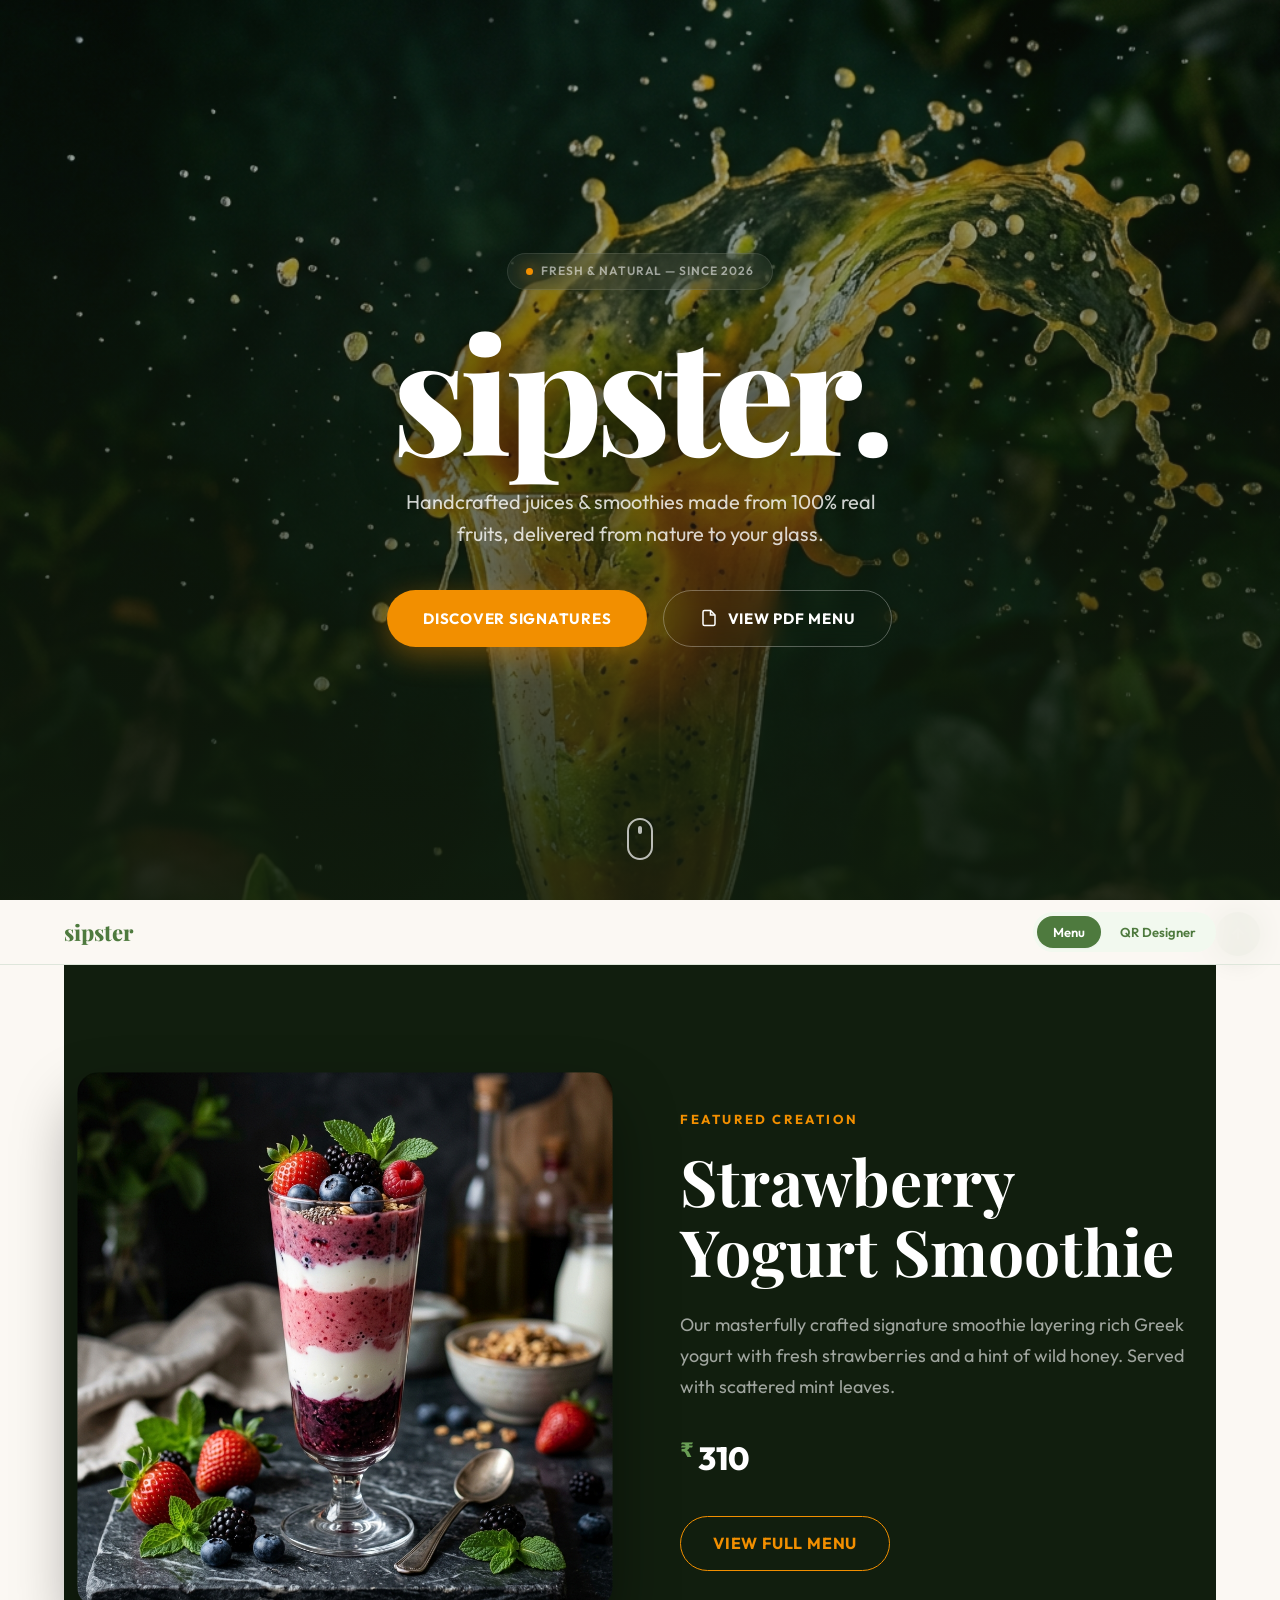
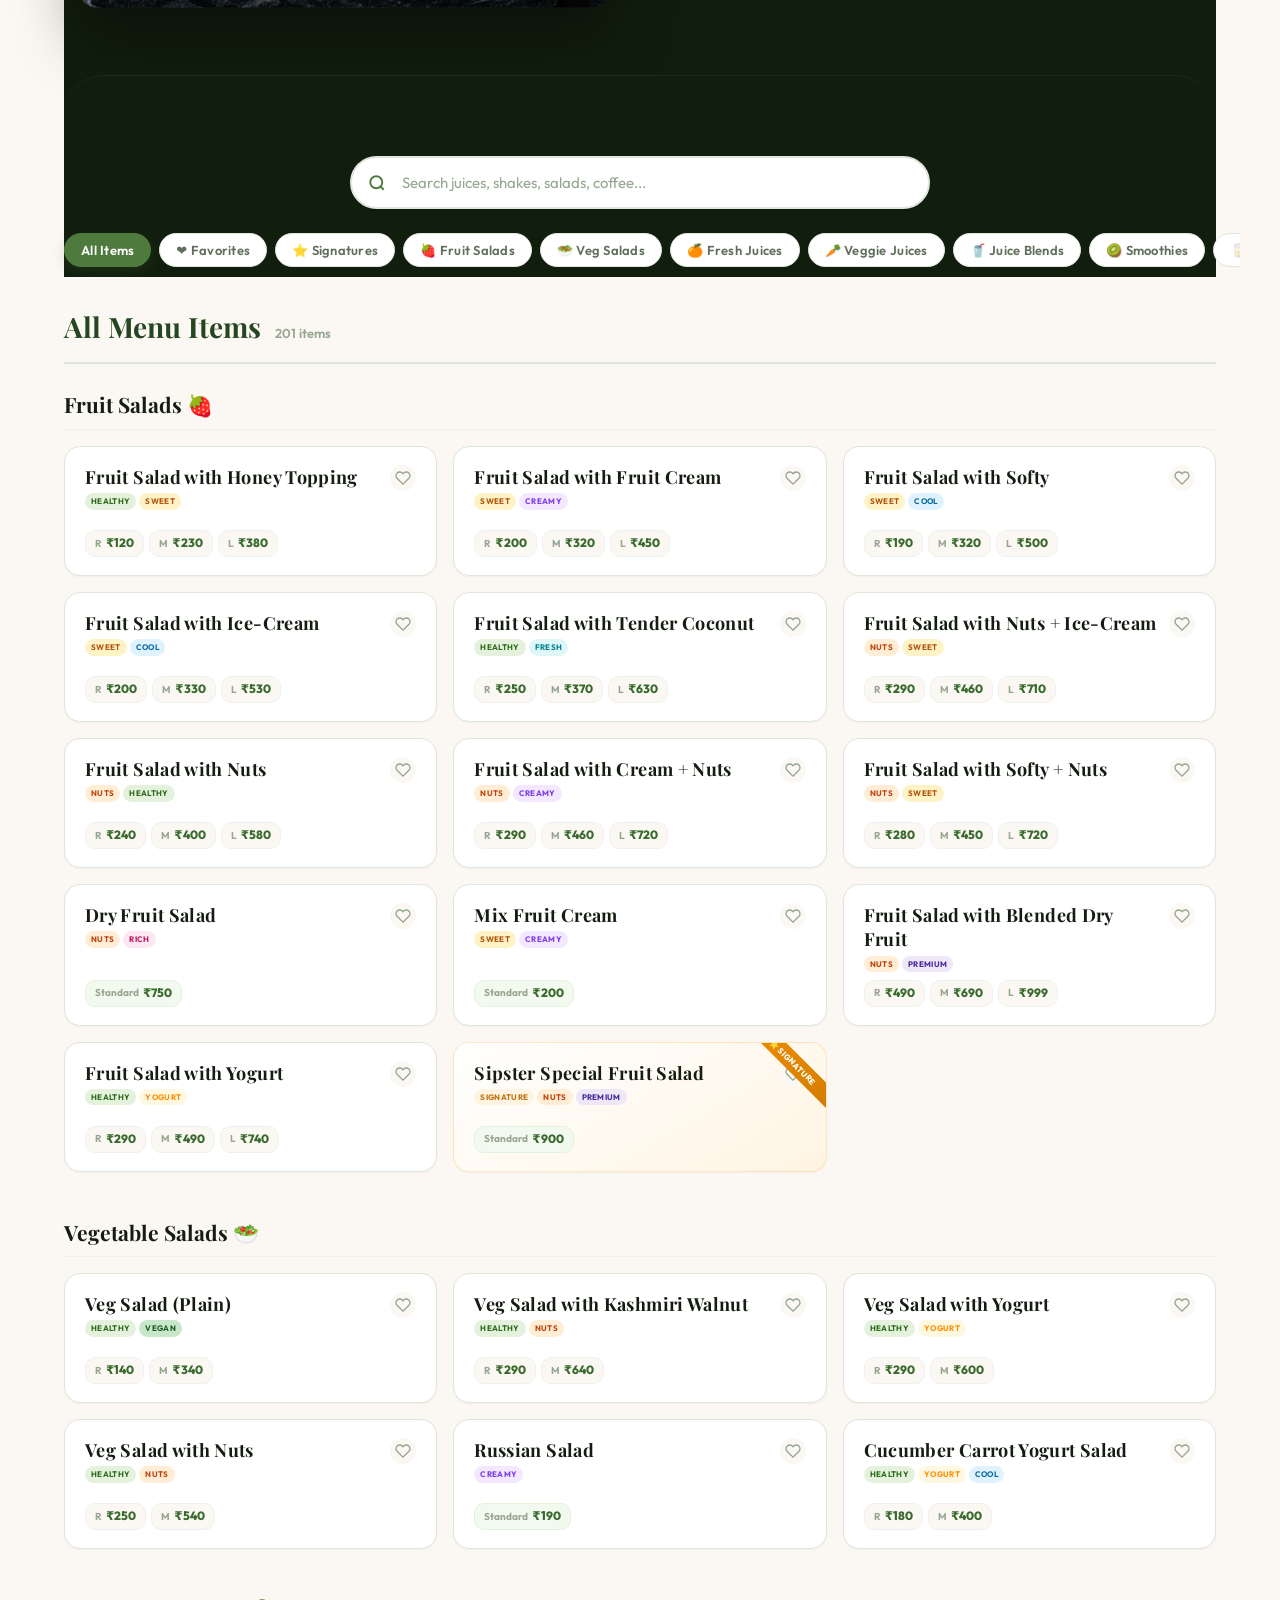
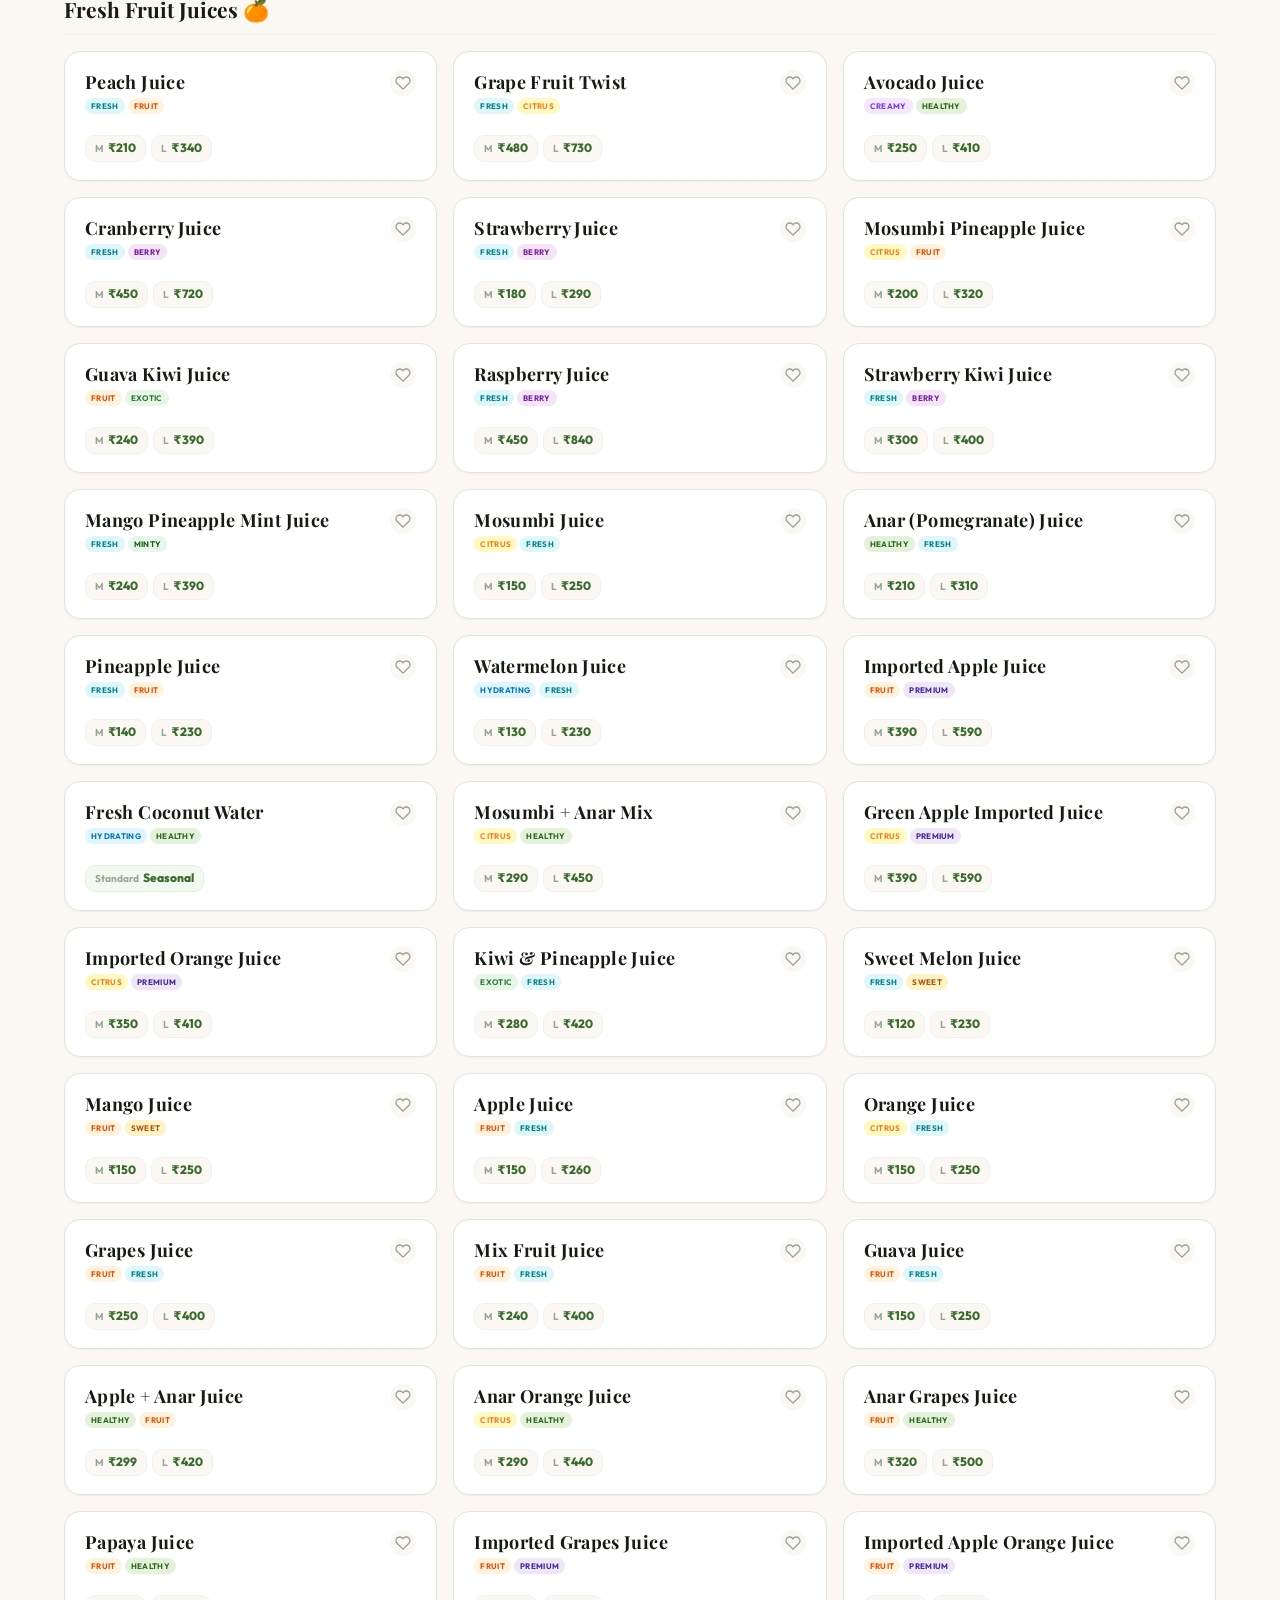
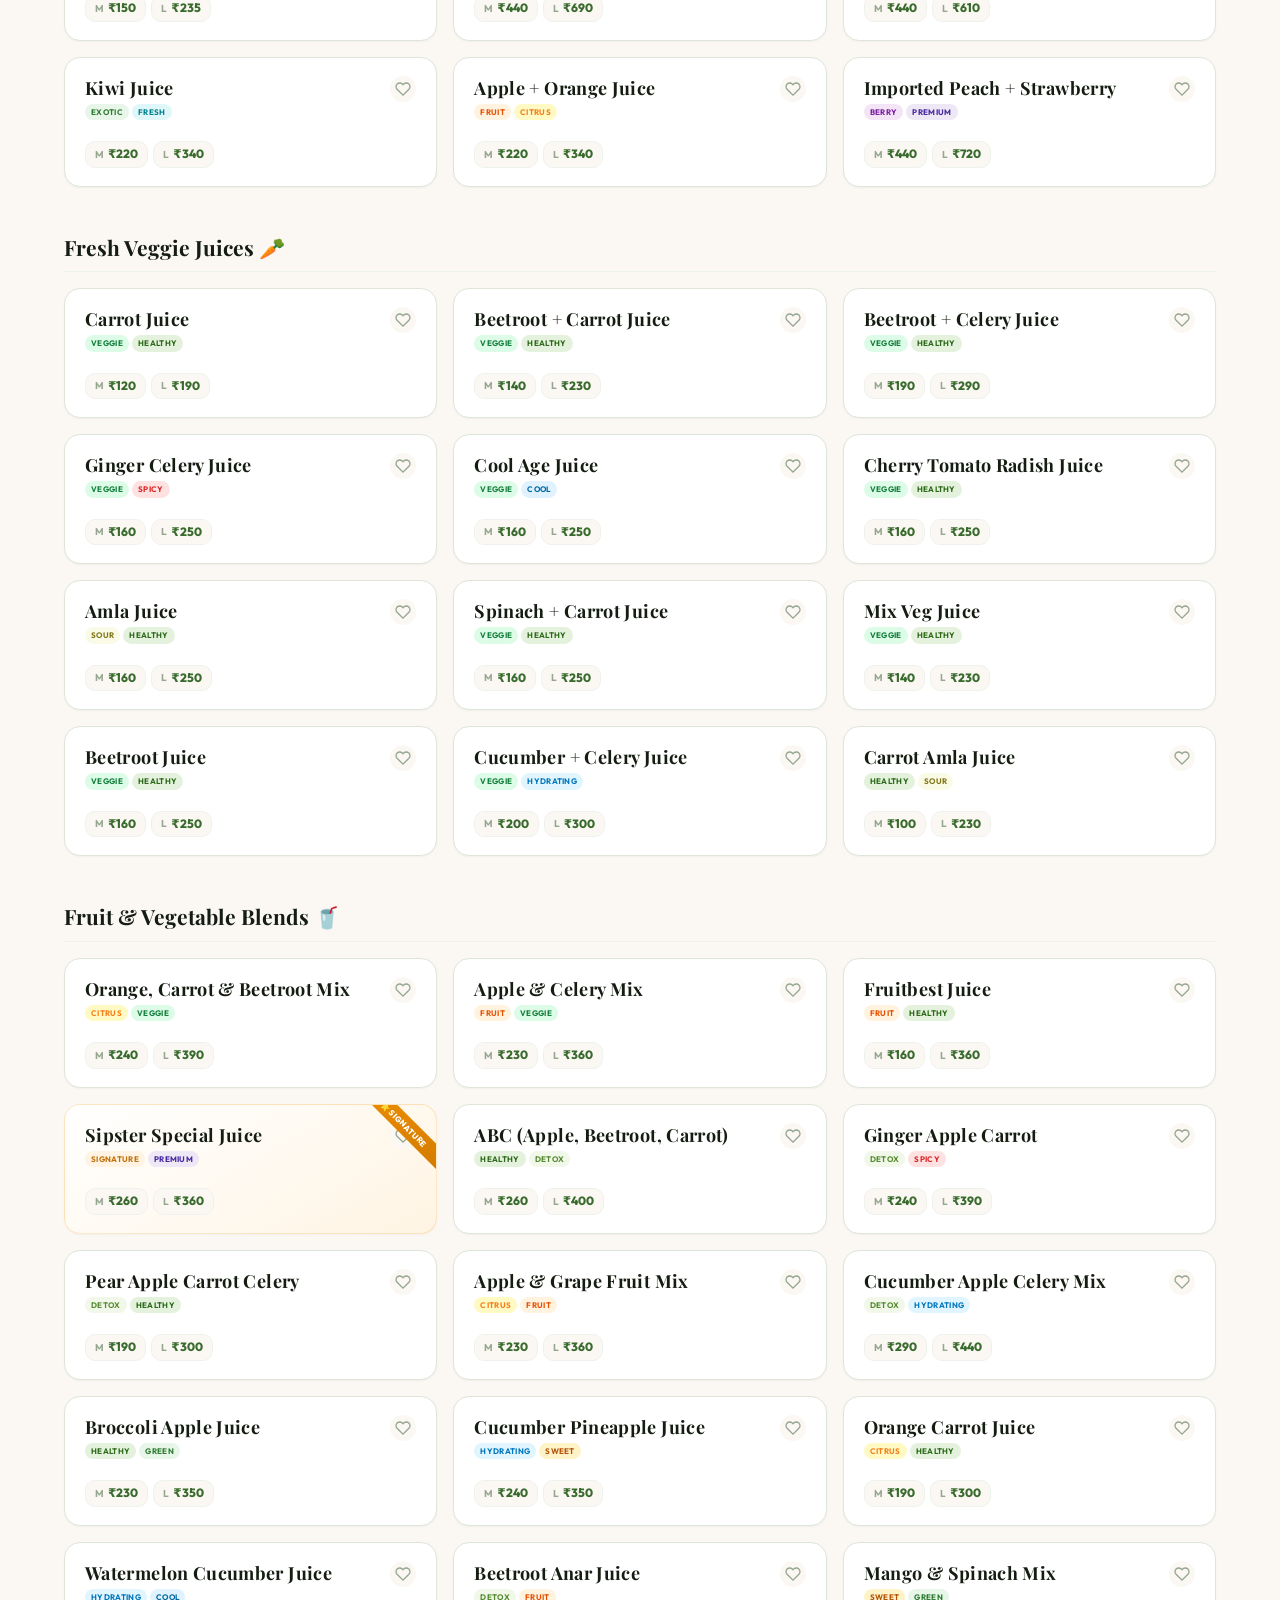
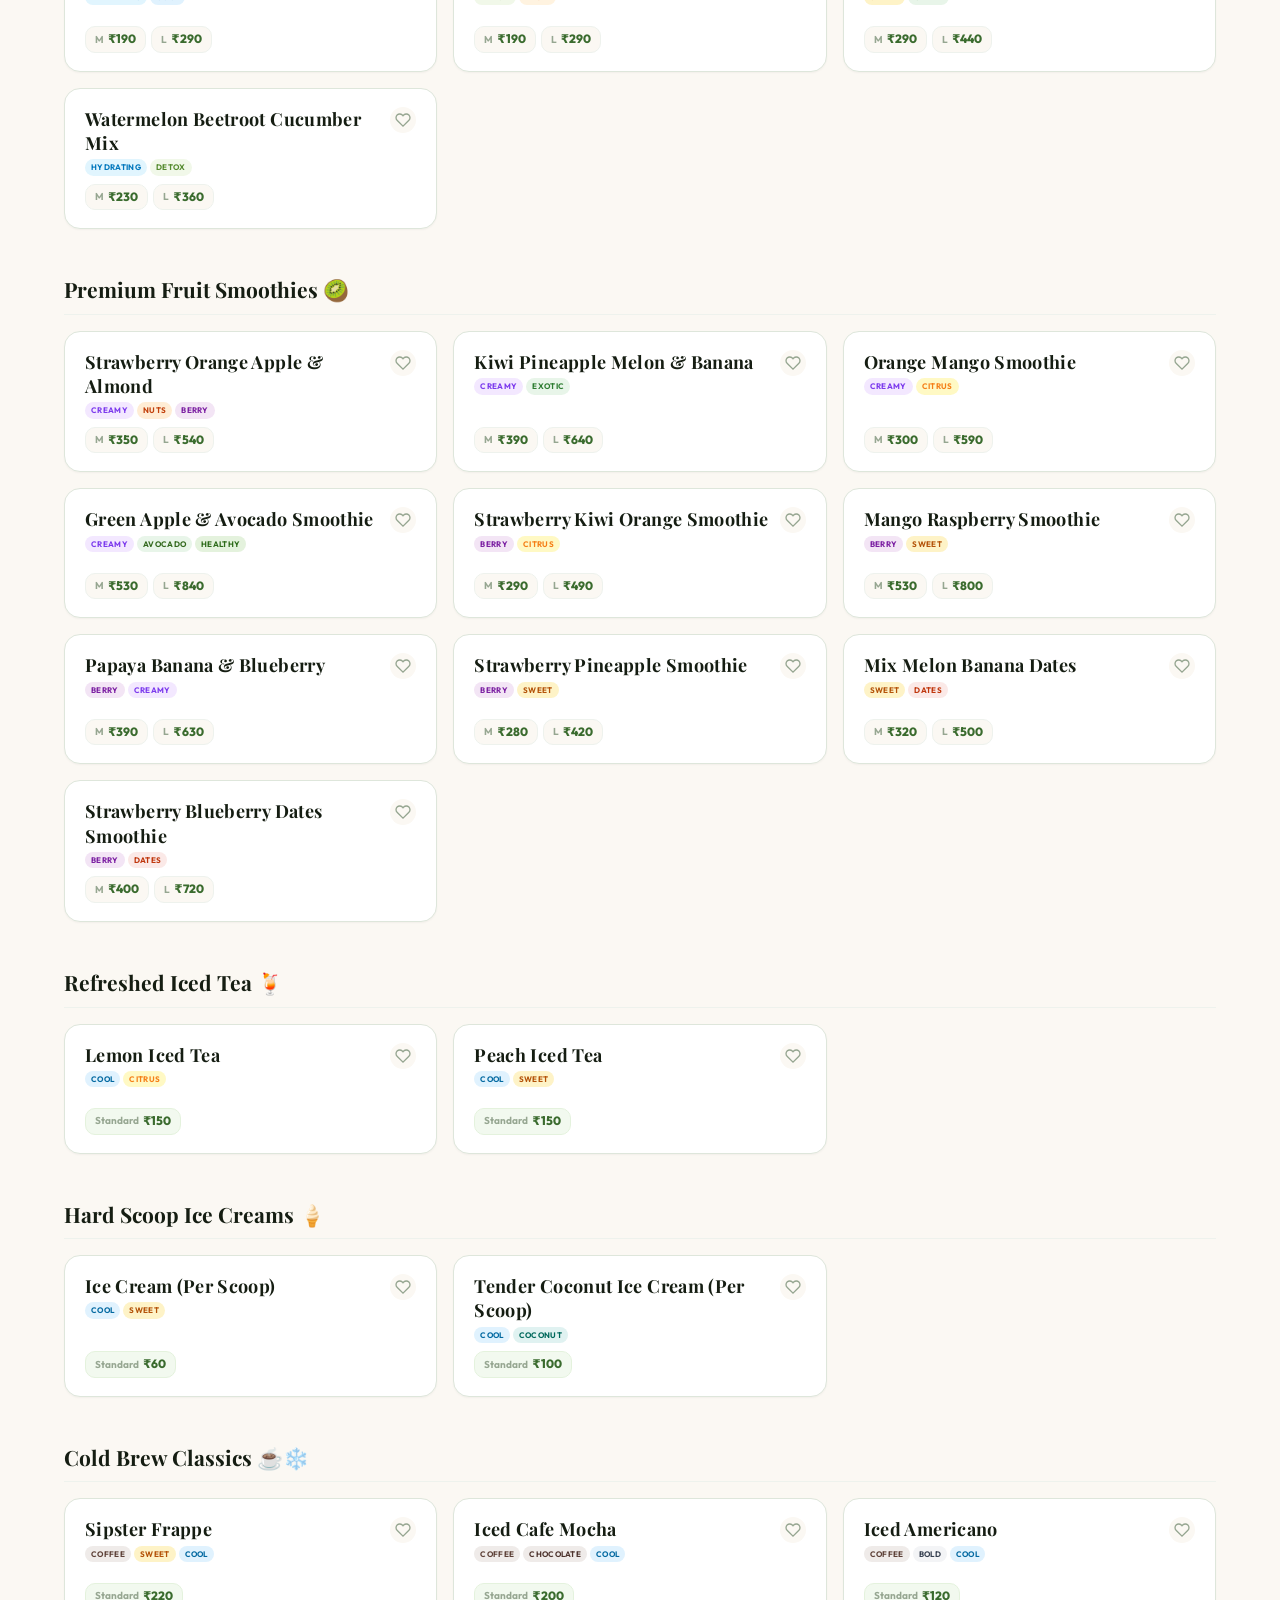
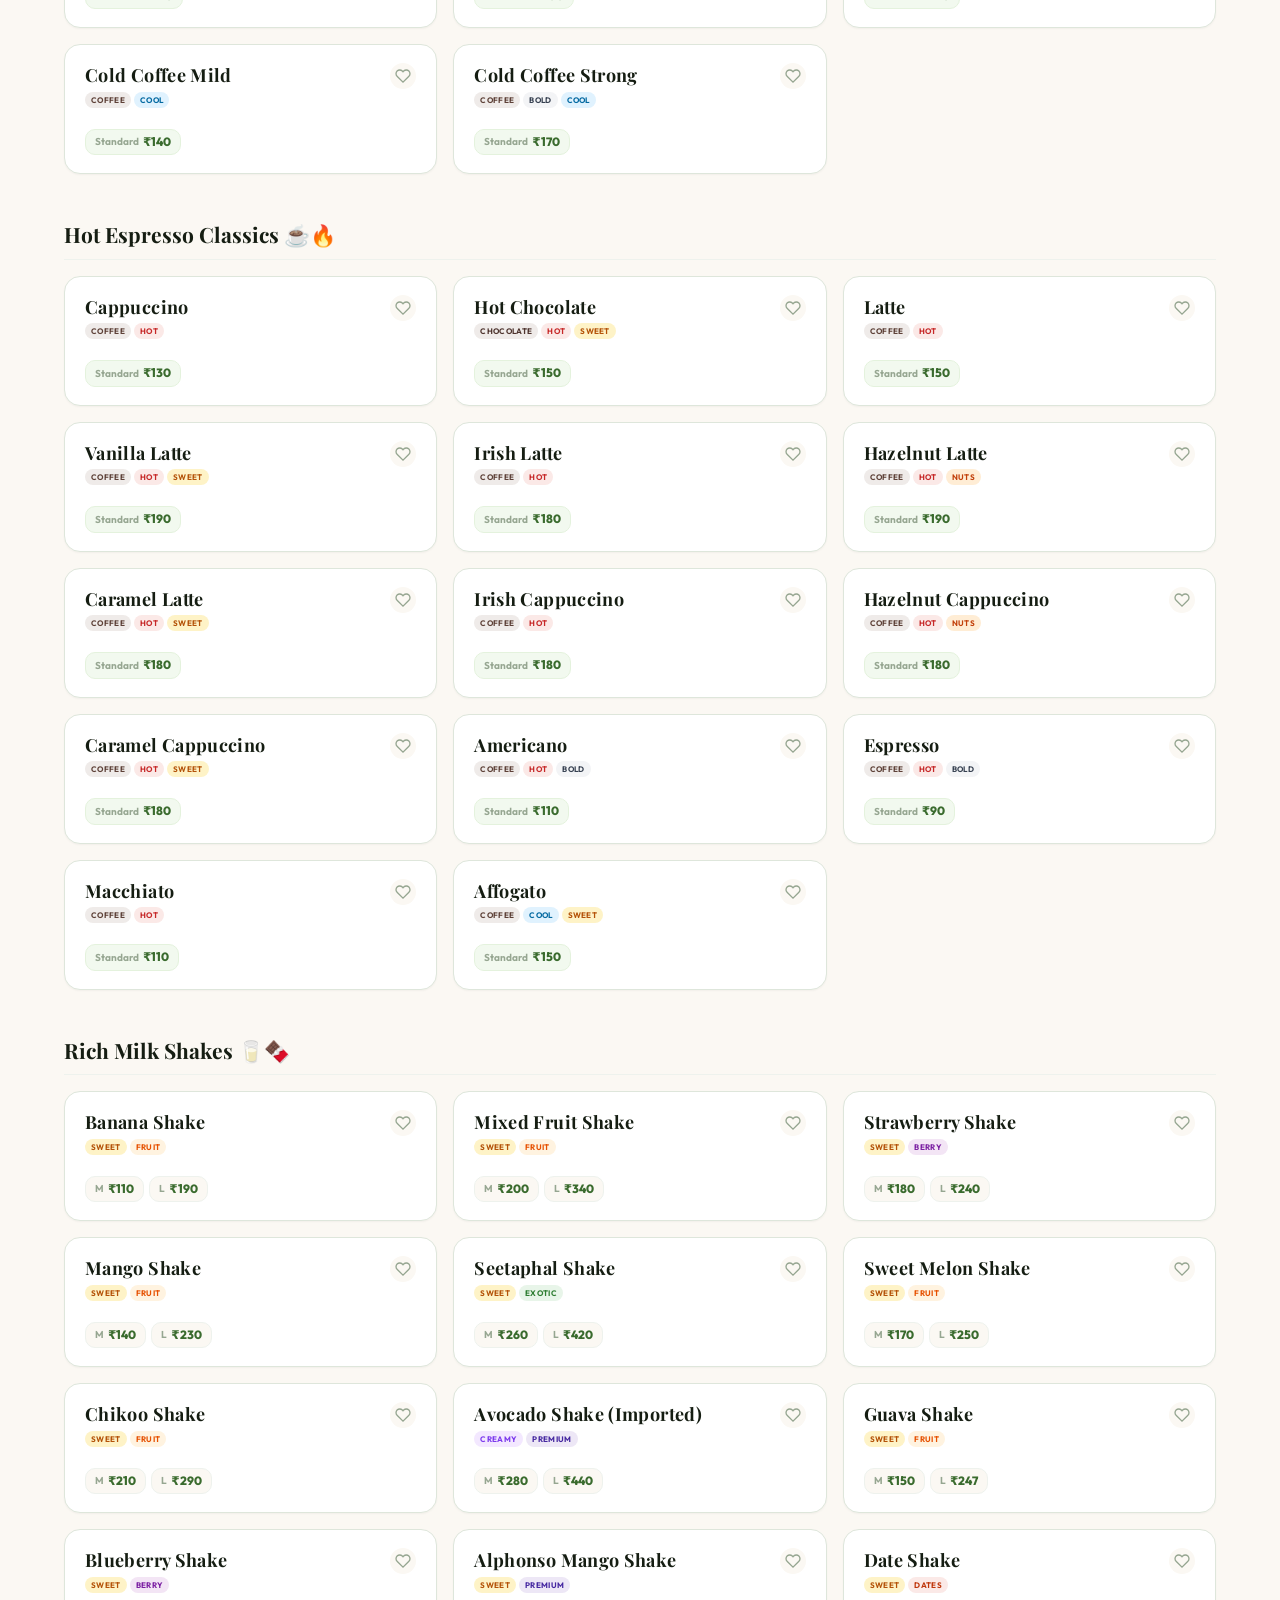
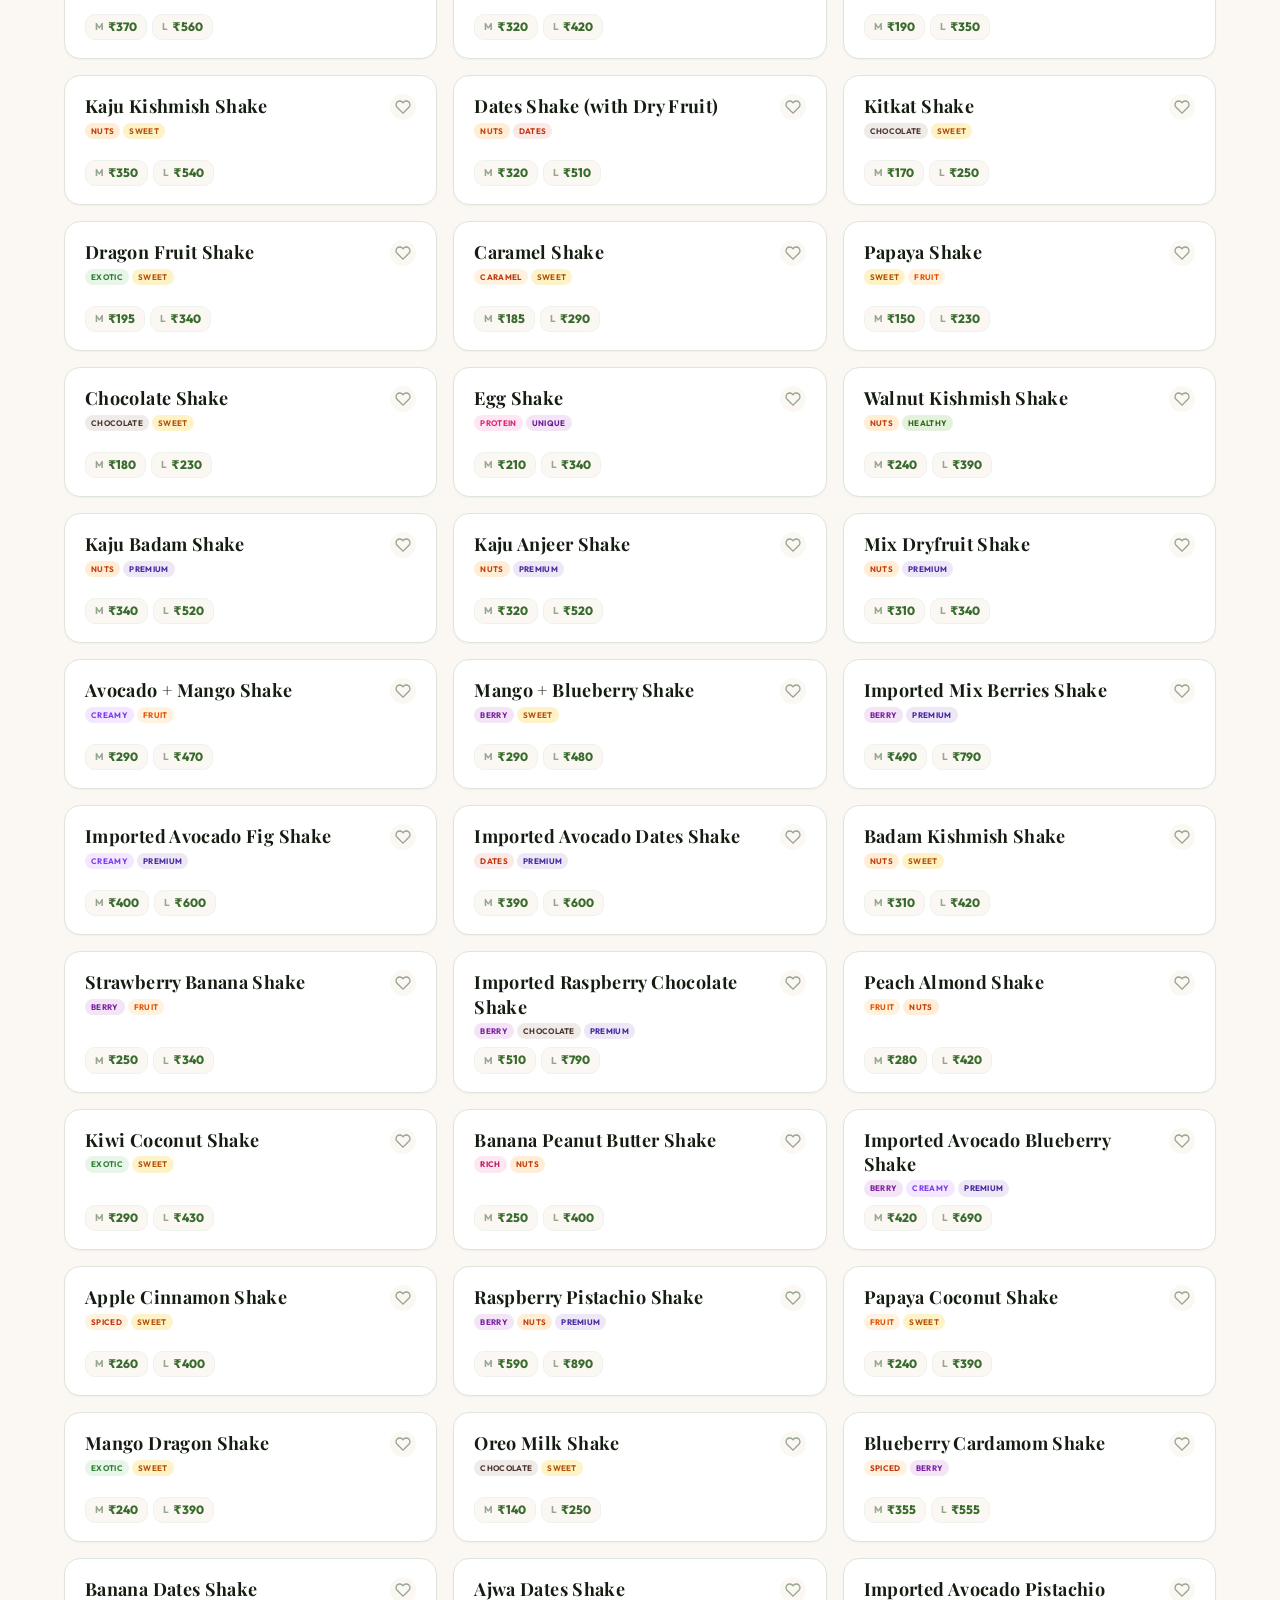
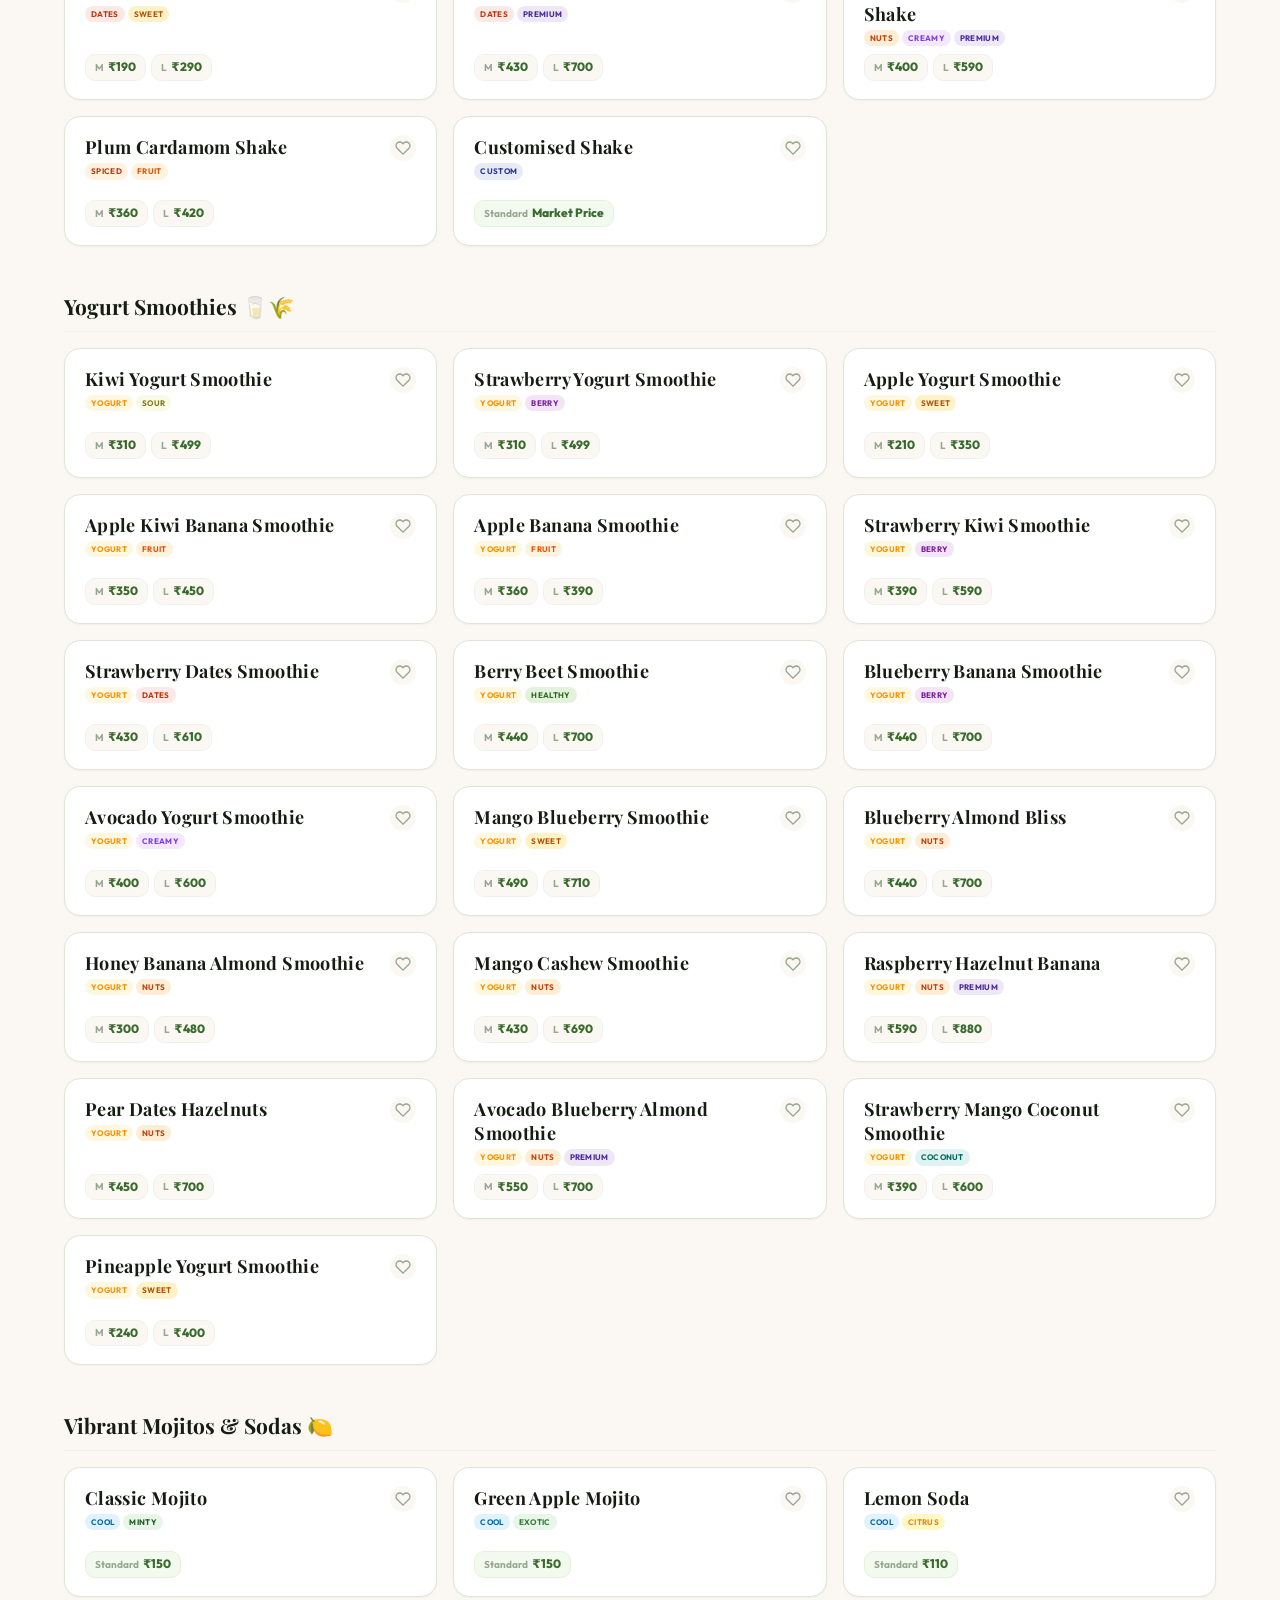
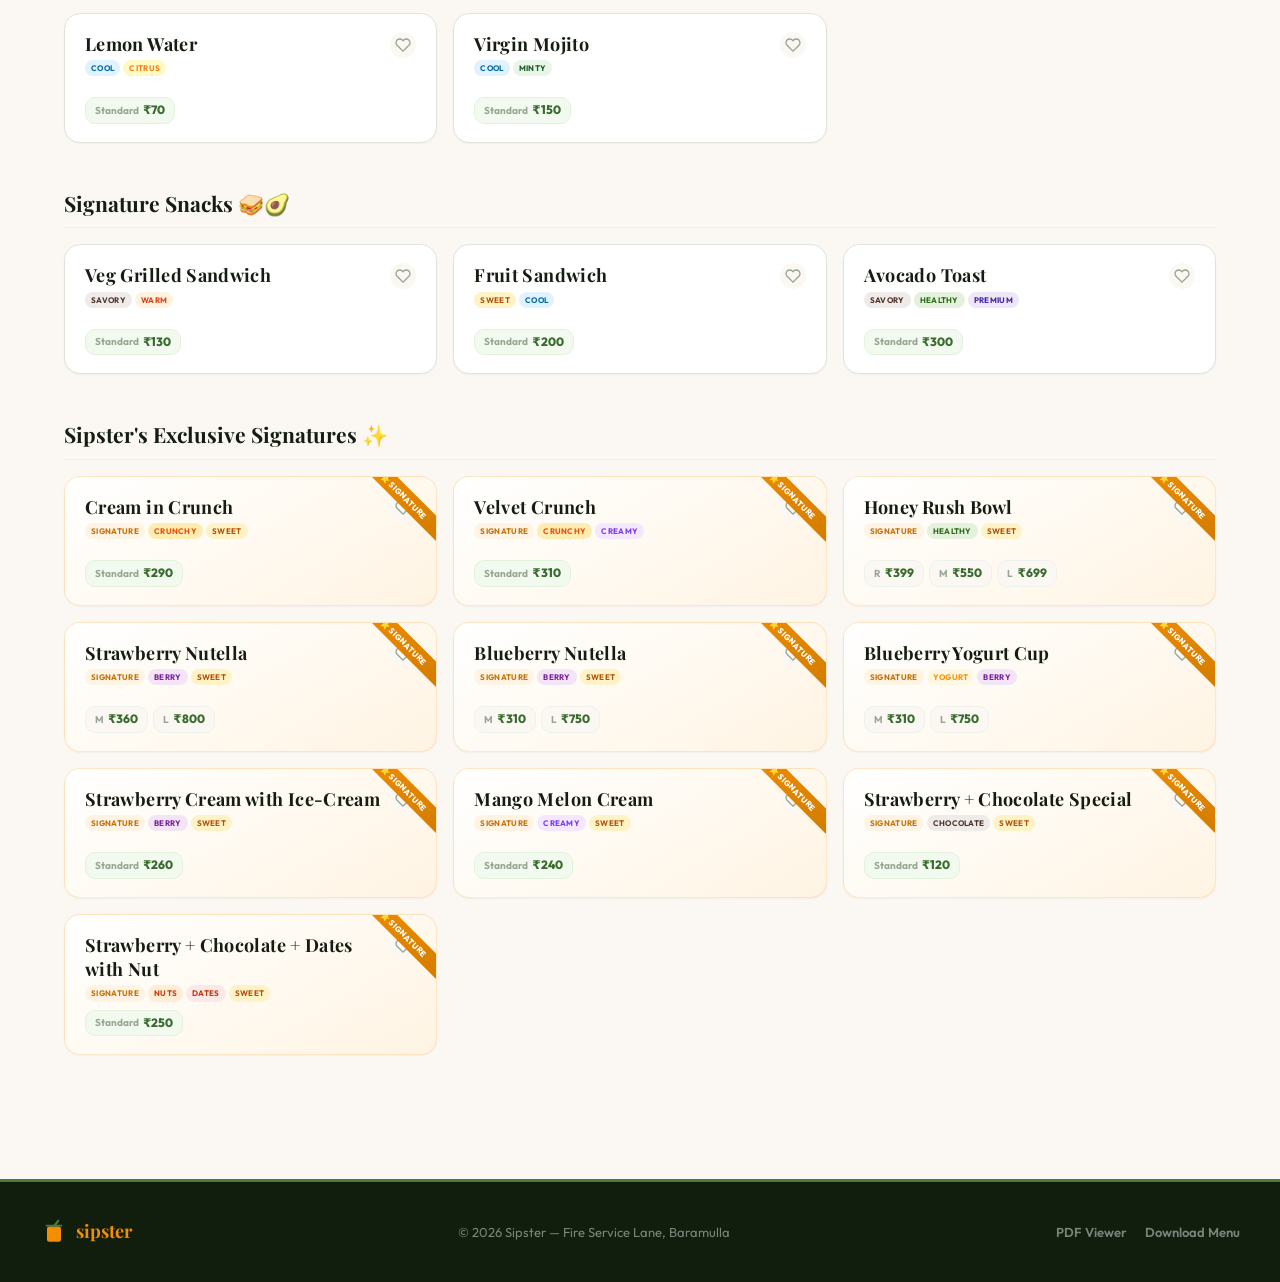
<file: index.html>
<!DOCTYPE html>
<html lang="en">

<head>
  <meta charset="UTF-8">
  <meta name="viewport" content="width=device-width, initial-scale=1.0">
  <title>Sipster — Fresh Juices, Smoothies & Salads | Baramulla</title>
  <meta name="description"
    content="Sipster's digital menu — explore 200+ fresh juices, smoothies, shakes, salads, coffee and signature creations. Fire Service Lane, Baramulla.">
  <link rel="icon" type="image/svg+xml"
    href="data:image/svg+xml,<svg xmlns='http://www.w3.org/2000/svg' viewBox='0 0 100 100'><rect x='25' y='25' width='50' height='50' rx='10' fill='%23F28F00'/><line x1='50' y1='25' x2='65' y2='10' stroke='%234E7A3E' stroke-width='8'/><rect x='20' y='21' width='60' height='6' fill='%234E7A3E'/></svg>">
  <link rel="preconnect" href="https://fonts.googleapis.com">
  <link rel="preconnect" href="https://fonts.gstatic.com" crossorigin>
  <link
    href="https://fonts.googleapis.com/css2?family=Outfit:wght@300;400;500;600;700;800;900&family=Playfair+Display:ital,wght@0,400;0,600;0,700;0,800;1,400;1,600&display=swap"
    rel="stylesheet">
  <link rel="stylesheet" href="styles.css?v=6">
  <script src="qrcode.min.js"></script>
</head>

<body>

  <!-- ===== CINEMATIC HERO SECTION ===== -->
  <section class="hero-premium" id="hero">
    <div class="hero-premium-bg" style="background-image: url('assets/hero-splash.png');">
      <div class="hero-premium-overlay"></div>
    </div>
    <div class="hero-premium-content" data-aos="fade-up">
      <div class="hero-badge premium-badge">
        <span class="badge-dot glow"></span>
        Fresh & Natural — Since 2026

      </div>
      <h1 class="hero-title-premium">sipster.</h1>
      <p class="hero-subtitle-premium">Handcrafted juices & smoothies made from 100% real fruits, delivered from nature
        to your glass.</p>

      <div class="hero-actions">
        <a href="#signature" class="btn-premium btn-premium-primary">
          Discover Signatures
        </a>
        <a href="sipster%20menu.pdf" target="_blank" class="btn-premium btn-premium-outline">
          <svg viewBox="0 0 24 24" fill="none" stroke="currentColor" stroke-width="2">
            <path d="M14 2H6a2 2 0 0 0-2 2v16a2 2 0 0 0 2 2h12a2 2 0 0 0 2-2V8z" />
            <polyline points="14 2 14 8 20 8" />
          </svg>
          View PDF Menu
        </a>
      </div>
    </div>
    <a href="#signature" class="scroll-indicator" aria-label="Scroll down">
      <div class="mouse">
        <div class="wheel"></div>
      </div>
    </a>
  </section>

  <!-- ===== STICKY HEADER ===== -->
  <header class="site-header premium-header" id="site-header">
    <div class="header-inner">
      <a href="#hero" class="header-brand">
        <div class="header-brand-text">
          <strong>sipster</strong>
        </div>
      </a>
      <nav class="header-tabs">
        <button class="htab active" id="tab-menu">Menu</button>
        <button class="htab" id="tab-qr">QR Designer</button>
      </nav>
    </div>
  </header>

  <!-- ===== MAIN ===== -->
  <main class="main premium-main" id="menu">

    <!-- VIEW: DIGITAL MENU -->
    <section id="view-menu" class="view">

      <!-- Signature Highlights -->
      <section class="signature-highlights" id="signature">
        <div class="sig-grid">
          <div class="sig-image-col" data-aos="fade-right">
            <img src="assets/featured-smoothie.png" alt="Signature Berry Smoothie" class="sig-img">
          </div>
          <div class="sig-content-col" data-aos="fade-left">
            <h4 class="sig-label">Featured Creation</h4>
            <h2 class="sig-title">Strawberry <br> Yogurt Smoothie</h2>
            <p class="sig-desc">Our masterfully crafted signature smoothie layering rich Greek yogurt with fresh strawberries and a hint of wild honey. Served with scattered mint leaves.</p>
            <div class="sig-price">
              <span class="currency">₹</span>310
            </div>
            <a href="#full-menu" class="btn-sig">View Full Menu</a>
          </div>
        </div>
      </section>

      <!-- Menu Navigation -->
      <div id="full-menu" class="menu-nav-section" data-aos="fade-up">
        <!-- Search -->
        <div class="search-wrap">
          <div class="search-bar">
            <svg class="search-bar-icon" viewBox="0 0 24 24" fill="none" stroke="currentColor" stroke-width="2.5">
              <circle cx="11" cy="11" r="8" />
              <line x1="21" y1="21" x2="16.65" y2="16.65" />
            </svg>
            <input type="text" id="search-menu" placeholder="Search juices, shakes, salads, coffee..."
              autocomplete="off">
          </div>
        </div>

        <!-- Category Pills -->
        <div class="pills-track">
          <div class="pills-scroll">
            <button class="pill active" data-cat="all">All Items</button>
            <button class="pill" data-cat="favorites">❤️ Favorites</button>
            <button class="pill" data-cat="signatures">⭐ Signatures</button>
            <button class="pill" data-cat="fruit-salads">🍓 Fruit Salads</button>
            <button class="pill" data-cat="vegetable-salads">🥗 Veg Salads</button>
            <button class="pill" data-cat="fresh-juices">🍊 Fresh Juices</button>
            <button class="pill" data-cat="vegetable-juices">🥕 Veggie Juices</button>
            <button class="pill" data-cat="mixed-juices">🥤 Juice Blends</button>
            <button class="pill" data-cat="smoothies">🥝 Smoothies</button>
            <button class="pill" data-cat="yogurt-smoothies">🥛 Yogurt Smoothies</button>
            <button class="pill" data-cat="shakes">🍫 Shakes</button>
            <button class="pill" data-cat="iced-teas">🍹 Iced Tea</button>
            <button class="pill" data-cat="cold-classics">☕ Cold Coffee</button>
            <button class="pill" data-cat="hot-classics">🔥 Hot Coffee</button>
            <button class="pill" data-cat="mojitos">🍋 Lemonades</button>
            <button class="pill" data-cat="ice-creams">🍦 Ice Cream</button>
            <button class="pill" data-cat="snacks">🥪 Snacks</button>
          </div>
        </div>

      </div>
      <!-- End Menu Navigation -->

      <!-- Menu Heading -->
      <div class="menu-heading" data-aos="fade-up">
        <h2 id="menu-list-heading">All Menu Items</h2>
        <span class="item-count" id="menu-count"></span>
      </div>

      <!-- Menu Cards Grid -->
      <div id="menu-items-container" class="cards-grid"></div>
    </section>

    <!-- VIEW: QR DESIGNER -->
    <section id="view-qr" class="view hidden-view">
      <div class="qr-layout">
        <!-- Controls -->
        <div class="qr-panel qr-controls">
          <div class="qr-panel-head">
            <h3>QR Code & Flyer Designer</h3>
            <p>Create a print-ready table standee for your restaurant.</p>
          </div>
          <form id="qr-customizer-form" class="qr-form" onsubmit="event.preventDefault();">
            <div class="field">
              <label for="qr-url">Destination URL</label>
              <input type="url" id="qr-url" value="https://abrarlarah.github.io/sipster/sipster%20menu.pdf">
              <small>The URL customers reach when they scan the QR code.</small>
            </div>
            <div class="field-row">
              <div class="field">
                <label for="qr-fg-color">QR Color</label>
                <div class="color-wrap"><input type="color" id="qr-fg-color" value="#4E7A3E"><span>Green</span></div>
              </div>
              <div class="field">
                <label for="qr-bg-color">Background</label>
                <div class="color-wrap"><input type="color" id="qr-bg-color" value="#FFFFFF"><span>White</span></div>
              </div>
            </div>
            <div class="field">
              <label for="qr-text">Call to Action</label>
              <input type="text" id="qr-text" value="SCAN FOR MENU">
            </div>
            <div class="field-row">
              <div class="field">
                <label for="qr-text-color">Text Color</label>
                <div class="color-wrap"><input type="color" id="qr-text-color" value="#4E7A3E"></div>
              </div>
              <div class="field">
                <label for="qr-border-color">Border</label>
                <div class="color-wrap"><input type="color" id="qr-border-color" value="#4E7A3E"></div>
              </div>
            </div>
            <div class="field-row">
              <div class="field">
                <label for="flyer-layout">Layout</label>
                <select id="flyer-layout">
                  <option value="portrait-stand" selected>Portrait Stand</option>
                  <option value="square-sticker">Square Sticker</option>
                </select>
              </div>
              <div class="field">
                <label for="table-number">Table No.</label>
                <input type="text" id="table-number" placeholder="e.g. 5">
              </div>
            </div>
            <label class="check-row">
              <input type="checkbox" id="show-logo" checked>
              <span>Add Sipster logo to QR center</span>
            </label>
            <div class="btn-row">
              <button type="button" id="download-qr-only" class="btn-out">
                <svg viewBox="0 0 24 24" fill="none" stroke="currentColor" stroke-width="2">
                  <path d="M21 15v4a2 2 0 0 1-2 2H5a2 2 0 0 1-2-2v-4M7 10l5 5 5-5M12 15V3" />
                </svg>
                QR Only
              </button>
              <button type="button" id="download-flyer" class="btn-fill">
                <svg viewBox="0 0 24 24" fill="none" stroke="currentColor" stroke-width="2">
                  <path d="M21 15v4a2 2 0 0 1-2 2H5a2 2 0 0 1-2-2v-4M7 10l5 5 5-5M12 15V3" />
                </svg>
                Download Flyer
              </button>
            </div>
          </form>
        </div>
        <!-- Preview -->
        <div class="qr-panel qr-preview">
          <div class="qr-panel-head">
            <h3>Live Preview</h3>
            <p>High-res printable canvas render.</p>
          </div>
          <div class="canvas-wrap">
            <canvas id="flyer-preview-canvas" width="600" height="850"></canvas>
          </div>
        </div>
      </div>
    </section>
  </main>

  <!-- ===== FOOTER ===== -->
  <footer class="site-footer">
    <div class="footer-inner">
      <div class="footer-brand">
        <svg viewBox="0 0 100 100" class="footer-cup" aria-hidden="true">
          <rect x="25" y="30" width="50" height="55" rx="8" fill="#F28F00" />
          <line x1="50" y1="30" x2="65" y2="10" stroke="#4E7A3E" stroke-width="8" stroke-linecap="round" />
          <rect x="20" y="24" width="60" height="6" rx="3" fill="#4E7A3E" />
        </svg>
        <strong>sipster</strong>
      </div>
      <p>&copy; 2026 Sipster &mdash; Fire Service Lane, Baramulla</p>
      <div class="footer-links">
        <a href="menu.html">PDF Viewer</a>
        <a href="sipster%20menu.pdf" download>Download Menu</a>
      </div>
    </div>
  </footer>

  <!-- Back to Top -->
  <button id="back-to-top" class="btt" aria-label="Back to top">
    <svg viewBox="0 0 24 24" fill="none" stroke="currentColor" stroke-width="2.5">
      <line x1="12" y1="19" x2="12" y2="5" />
      <polyline points="5 12 12 5 19 12" />
    </svg>
  </button>

  <script src="app.js?v=4"></script>
</body>

</html>
</file>
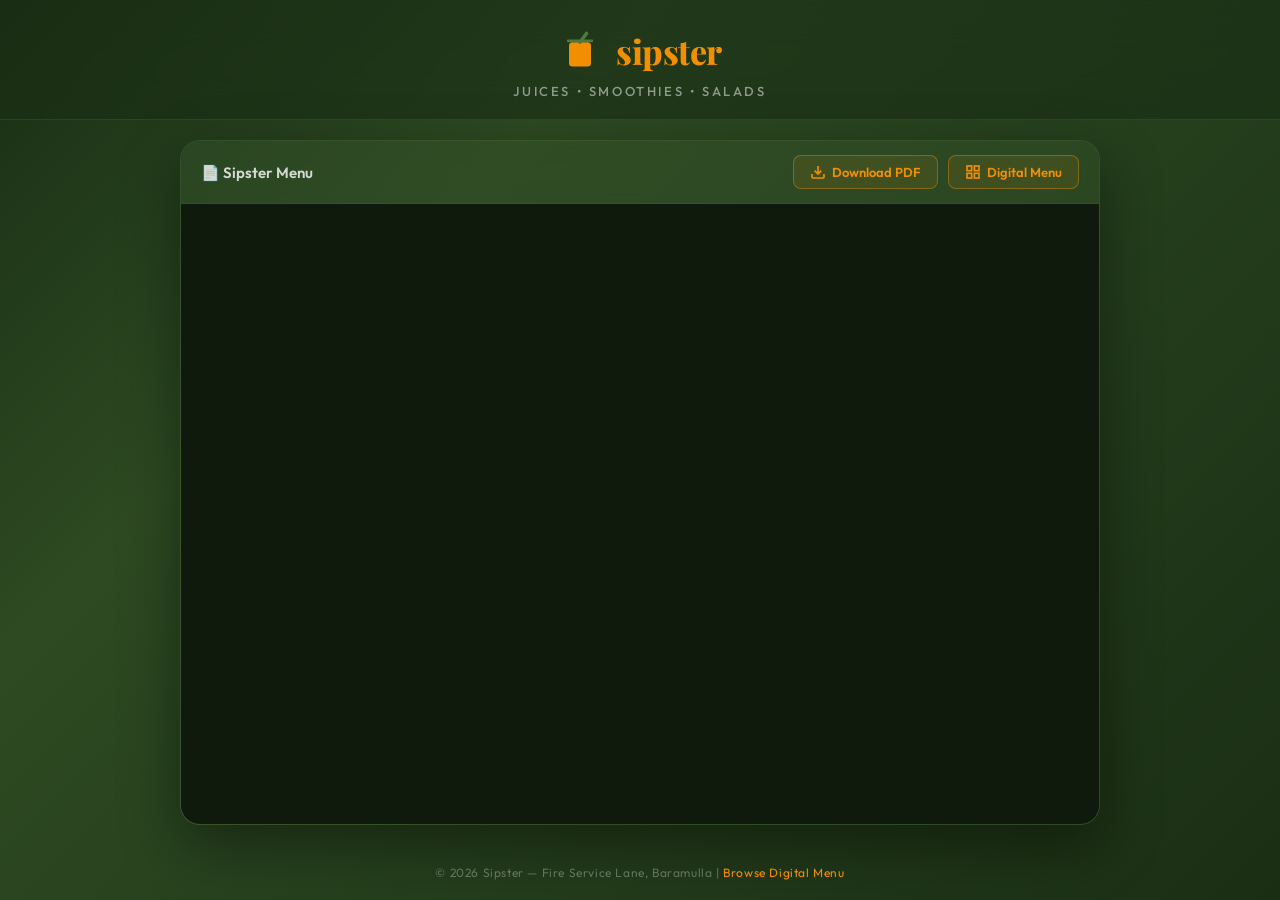
<file: menu.html>
<!DOCTYPE html>
<html lang="en">
<head>
  <meta charset="UTF-8">
  <meta name="viewport" content="width=device-width, initial-scale=1.0">
  <title>Sipster Menu — View Our Fresh Menu</title>
  <meta name="description" content="View Sipster's full menu. Fresh juices, smoothies, salads, and signature creations.">
  <link rel="icon" type="image/svg+xml" href="data:image/svg+xml,<svg xmlns='http://www.w3.org/2000/svg' viewBox='0 0 100 100'><rect x='25' y='25' width='50' height='50' rx='10' fill='%23F28F00'/><line x1='50' y1='25' x2='65' y2='10' stroke='%234E7A3E' stroke-width='8'/><rect x='20' y='21' width='60' height='6' fill='%234E7A3E'/></svg>">
  <link rel="preconnect" href="https://fonts.googleapis.com">
  <link rel="preconnect" href="https://fonts.gstatic.com" crossorigin>
  <link href="https://fonts.googleapis.com/css2?family=Outfit:wght@400;500;600;700;800&family=Playfair+Display:wght@600;700;800&display=swap" rel="stylesheet">
  <style>
    * { box-sizing: border-box; margin: 0; padding: 0; }

    body {
      font-family: 'Outfit', sans-serif;
      background: linear-gradient(135deg, #1a2e14 0%, #2d4a22 30%, #1a2e14 100%);
      min-height: 100vh;
      color: #fff;
      display: flex;
      flex-direction: column;
    }

    /* Animated background particles */
    body::before {
      content: '';
      position: fixed;
      top: 0; left: 0; right: 0; bottom: 0;
      background-image:
        radial-gradient(2px 2px at 20% 30%, rgba(242, 143, 0, 0.15), transparent),
        radial-gradient(2px 2px at 40% 70%, rgba(242, 143, 0, 0.1), transparent),
        radial-gradient(2px 2px at 80% 40%, rgba(78, 122, 62, 0.2), transparent),
        radial-gradient(3px 3px at 60% 80%, rgba(242, 143, 0, 0.08), transparent);
      pointer-events: none;
      z-index: 0;
    }

    .header {
      position: relative;
      z-index: 10;
      text-align: center;
      padding: 28px 20px 20px;
      background: rgba(26, 46, 20, 0.6);
      backdrop-filter: blur(20px);
      -webkit-backdrop-filter: blur(20px);
      border-bottom: 1px solid rgba(78, 122, 62, 0.3);
    }

    .brand {
      display: inline-flex;
      align-items: center;
      gap: 14px;
    }

    .brand svg { width: 44px; height: 44px; }

    .brand-name {
      font-family: 'Playfair Display', serif;
      font-size: 34px;
      font-weight: 800;
      color: #F28F00;
      letter-spacing: -0.5px;
    }

    .tagline {
      margin-top: 6px;
      font-size: 13px;
      font-weight: 500;
      letter-spacing: 0.2em;
      text-transform: uppercase;
      color: rgba(255,255,255,0.5);
    }

    .pdf-wrapper {
      position: relative;
      z-index: 10;
      flex: 1;
      display: flex;
      flex-direction: column;
      padding: 20px;
      max-width: 960px;
      width: 100%;
      margin: 0 auto;
    }

    .pdf-card {
      flex: 1;
      display: flex;
      flex-direction: column;
      background: rgba(255,255,255,0.03);
      border: 1px solid rgba(78, 122, 62, 0.25);
      border-radius: 20px;
      overflow: hidden;
      box-shadow: 0 20px 60px rgba(0,0,0,0.4);
      min-height: 70vh;
    }

    .pdf-toolbar {
      display: flex;
      justify-content: space-between;
      align-items: center;
      padding: 14px 20px;
      background: rgba(45, 74, 34, 0.5);
      backdrop-filter: blur(10px);
      border-bottom: 1px solid rgba(78, 122, 62, 0.2);
    }

    .pdf-title {
      font-size: 15px;
      font-weight: 600;
      color: rgba(255,255,255,0.8);
    }

    .pdf-actions { display: flex; gap: 10px; }

    .pdf-btn {
      display: inline-flex;
      align-items: center;
      gap: 6px;
      padding: 8px 16px;
      border: 1px solid rgba(242, 143, 0, 0.4);
      border-radius: 8px;
      background: rgba(242, 143, 0, 0.1);
      color: #F28F00;
      font-family: 'Outfit', sans-serif;
      font-size: 13px;
      font-weight: 600;
      cursor: pointer;
      text-decoration: none;
      transition: all 0.25s ease;
    }

    .pdf-btn:hover {
      background: #F28F00;
      color: #1a2e14;
      border-color: #F28F00;
      transform: translateY(-1px);
    }

    .pdf-btn svg { width: 16px; height: 16px; }

    .pdf-embed-container {
      flex: 1;
      position: relative;
      background: #0f1a0c;
    }

    .pdf-embed-container iframe,
    .pdf-embed-container embed,
    .pdf-embed-container object {
      width: 100%;
      height: 100%;
      border: none;
      min-height: 65vh;
    }

    /* Fallback for mobile browsers that can't render PDF inline */
    .mobile-fallback {
      display: none;
      text-align: center;
      padding: 60px 30px;
    }

    .mobile-fallback .fallback-icon {
      width: 80px;
      height: 80px;
      margin: 0 auto 24px;
      background: rgba(242, 143, 0, 0.15);
      border-radius: 50%;
      display: flex;
      align-items: center;
      justify-content: center;
    }

    .mobile-fallback .fallback-icon svg {
      width: 36px;
      height: 36px;
      color: #F28F00;
    }

    .mobile-fallback h2 {
      font-family: 'Playfair Display', serif;
      font-size: 26px;
      margin-bottom: 12px;
      color: #fff;
    }

    .mobile-fallback p {
      color: rgba(255,255,255,0.6);
      font-size: 15px;
      margin-bottom: 28px;
      line-height: 1.6;
    }

    .mobile-fallback .download-btn {
      display: inline-flex;
      align-items: center;
      gap: 10px;
      padding: 16px 36px;
      background: linear-gradient(135deg, #F28F00, #e07d00);
      color: #fff;
      border: none;
      border-radius: 50px;
      font-family: 'Outfit', sans-serif;
      font-size: 17px;
      font-weight: 700;
      text-decoration: none;
      cursor: pointer;
      box-shadow: 0 8px 30px rgba(242, 143, 0, 0.3);
      transition: all 0.3s ease;
    }

    .mobile-fallback .download-btn:hover {
      transform: translateY(-2px);
      box-shadow: 0 12px 40px rgba(242, 143, 0, 0.4);
    }

    .mobile-fallback .download-btn svg { width: 20px; height: 20px; }

    .footer {
      position: relative;
      z-index: 10;
      text-align: center;
      padding: 20px;
      color: rgba(255,255,255,0.3);
      font-size: 12px;
      letter-spacing: 0.05em;
    }

    .footer a {
      color: #F28F00;
      text-decoration: none;
    }

    /* Show fallback on mobile */
    @media (max-width: 768px) {
      .pdf-embed-container { display: none; }
      .mobile-fallback { display: block; }
      .pdf-toolbar { justify-content: center; }
      .pdf-title { display: none; }
      .header { padding: 22px 16px 16px; }
      .brand-name { font-size: 28px; }
      .pdf-wrapper { padding: 16px; }
    }
  </style>
</head>
<body>

  <header class="header">
    <div class="brand">
      <svg viewBox="0 0 100 100">
        <rect x="25" y="30" width="50" height="55" rx="8" fill="#F28F00" />
        <line x1="50" y1="30" x2="65" y2="10" stroke="#4E7A3E" stroke-width="8" stroke-linecap="round"/>
        <rect x="20" y="24" width="60" height="6" fill="#4E7A3E" rx="3" />
      </svg>
      <span class="brand-name">sipster</span>
    </div>
    <p class="tagline">Juices &bull; Smoothies &bull; Salads</p>
  </header>

  <div class="pdf-wrapper">
    <div class="pdf-card">
      <div class="pdf-toolbar">
        <span class="pdf-title">📄 Sipster Menu</span>
        <div class="pdf-actions">
          <a class="pdf-btn" href="sipster%20menu.pdf" download>
            <svg xmlns="http://www.w3.org/2000/svg" viewBox="0 0 24 24" fill="none" stroke="currentColor" stroke-width="2.5"><path d="M21 15v4a2 2 0 0 1-2 2H5a2 2 0 0 1-2-2v-4M7 10l5 5 5-5M12 15V3"/></svg>
            Download PDF
          </a>
          <a class="pdf-btn" href="index.html">
            <svg xmlns="http://www.w3.org/2000/svg" viewBox="0 0 24 24" fill="none" stroke="currentColor" stroke-width="2.5"><rect x="3" y="3" width="7" height="7"/><rect x="14" y="3" width="7" height="7"/><rect x="14" y="14" width="7" height="7"/><rect x="3" y="14" width="7" height="7"/></svg>
            Digital Menu
          </a>
        </div>
      </div>

      <!-- PDF Viewer for Desktop -->
      <div class="pdf-embed-container">
        <iframe src="sipster%20menu.pdf" title="Sipster Menu PDF"></iframe>
      </div>

      <!-- Fallback for Mobile (most mobile browsers can't render PDF inline) -->
      <div class="mobile-fallback">
        <div class="fallback-icon">
          <svg xmlns="http://www.w3.org/2000/svg" viewBox="0 0 24 24" fill="none" stroke="currentColor" stroke-width="2"><path d="M14 2H6a2 2 0 0 0-2 2v16a2 2 0 0 0 2 2h12a2 2 0 0 0 2-2V8z"/><polyline points="14 2 14 8 20 8"/><line x1="16" y1="13" x2="8" y2="13"/><line x1="16" y1="17" x2="8" y2="17"/><polyline points="10 9 9 9 8 9"/></svg>
        </div>
        <h2>Our Fresh Menu</h2>
        <p>Tap the button below to view or download our complete menu with juices, smoothies, salads, and signature creations.</p>
        <a class="download-btn" href="sipster%20menu.pdf" target="_blank">
          <svg xmlns="http://www.w3.org/2000/svg" viewBox="0 0 24 24" fill="none" stroke="currentColor" stroke-width="2.5"><path d="M21 15v4a2 2 0 0 1-2 2H5a2 2 0 0 1-2-2v-4M7 10l5 5 5-5M12 15V3"/></svg>
          View Menu PDF
        </a>
      </div>
    </div>
  </div>

  <footer class="footer">
    <p>&copy; 2026 Sipster &mdash; Fire Service Lane, Baramulla | <a href="index.html">Browse Digital Menu</a></p>
  </footer>

</body>
</html>
</file>
<file: styles.css>
/* =========================================================
   SIPSTER — Premium Design System v3
   ========================================================= */

/* ── Tokens ── */
:root {
  --g900:#111E0E; --g800:#1A2E14; --g700:#264521; --g600:#3A6B2E;
  --g500:#4E7A3E; --g400:#6A9F55; --g300:#8FC07A; --g200:#C5E0B8;
  --g100:#E4F2DD; --g50:#F2F9EF;
  --o600:#D17B00; --o500:#F28F00; --o400:#FFB340; --o100:#FFF4E3;
  --cream:#FBF8F3; --white:#FFF;
  --t900:#151D12; --t700:#384434; --t500:#5F6F5A; --t300:#96A691; --t100:#D4DDD0;
  --border:#DEE6DB; --border-lt:#EEF2ED;
  --sans:'Outfit',system-ui,sans-serif; --serif:'Playfair Display',Georgia,serif;
  --r-sm:10px; --r-md:16px; --r-lg:24px; --r-xl:32px; --r-pill:9999px;
  --sh-xs:0 1px 2px rgba(20,35,15,.04);
  --sh-sm:0 2px 8px rgba(20,35,15,.06);
  --sh-md:0 8px 24px rgba(20,35,15,.08);
  --sh-lg:0 20px 50px rgba(20,35,15,.12);
  --ease:cubic-bezier(.4,0,.2,1);
}

/* ── Reset ── */
*,*::before,*::after{box-sizing:border-box;margin:0;padding:0}
html{scroll-behavior:smooth}
body{font-family:var(--sans);background:var(--cream);color:var(--t900);line-height:1.55;-webkit-font-smoothing:antialiased;overflow-x:hidden}
img,svg{display:block}
a{color:inherit;text-decoration:none}
button{font-family:inherit;cursor:pointer}

/* ──────────────────────────────────────────────
   HERO
   ────────────────────────────────────────────── */
.hero{position:relative;min-height:100vh;display:flex;align-items:center;justify-content:center;overflow:hidden}

/* background layers */
.hero-bg{position:absolute;inset:0;z-index:0}
.hero-gradient{position:absolute;inset:0;background:linear-gradient(155deg,#0b1408 0%,#142211 20%,#1d3518 45%,#264521 65%,#1d3518 85%,#0b1408 100%)}
.hero-grain{position:absolute;inset:0;opacity:.08;background-image:url("data:image/svg+xml,%3Csvg viewBox='0 0 256 256' xmlns='http://www.w3.org/2000/svg'%3E%3Cfilter id='n'%3E%3CfeTurbulence type='fractalNoise' baseFrequency='.75' numOctaves='4' stitchTiles='stitch'/%3E%3C/filter%3E%3Crect width='100%25' height='100%25' filter='url(%23n)'/%3E%3C/svg%3E")}

/* animated glowing orbs */
.hero-orb{position:absolute;border-radius:50%;filter:blur(80px);animation:orbFloat 20s ease-in-out infinite alternate}
.hero-orb-1{width:420px;height:420px;background:rgba(78,122,62,.18);top:-10%;left:-5%;animation-delay:0s}
.hero-orb-2{width:340px;height:340px;background:rgba(242,143,0,.1);bottom:-5%;right:-5%;animation-delay:-7s}
.hero-orb-3{width:260px;height:260px;background:rgba(78,122,62,.12);top:40%;right:20%;animation-delay:-14s}
@keyframes orbFloat{0%{transform:translate(0,0) scale(1)}50%{transform:translate(30px,-40px) scale(1.15)}100%{transform:translate(-20px,30px) scale(.95)}}

/* hero content */
.hero-content{position:relative;z-index:2;text-align:center;max-width:620px;padding:40px 24px}

.hero-badge{display:inline-flex;align-items:center;gap:8px;background:rgba(255,255,255,.06);border:1px solid rgba(255,255,255,.08);backdrop-filter:blur(12px);padding:8px 18px;border-radius:var(--r-pill);font-size:12px;font-weight:600;letter-spacing:.08em;text-transform:uppercase;color:rgba(255,255,255,.55);margin-bottom:28px;animation:fadeUp .8s var(--ease) both}
.badge-dot{width:7px;height:7px;border-radius:50%;background:var(--o500);box-shadow:0 0 10px var(--o500)}

.hero-logo-wrap{width:82px;height:82px;margin:0 auto 20px;background:rgba(255,255,255,.06);border:1px solid rgba(255,255,255,.08);border-radius:var(--r-lg);display:flex;align-items:center;justify-content:center;backdrop-filter:blur(10px);animation:fadeUp .8s var(--ease) .1s both}
.hero-cup-svg{width:50px;height:50px}

.hero-title{font-family:var(--serif);font-size:clamp(56px,12vw,96px);font-weight:800;color:var(--white);letter-spacing:-3px;line-height:1;margin-bottom:10px;animation:fadeUp .8s var(--ease) .2s both}
.hero-tagline{font-size:13px;font-weight:700;letter-spacing:.35em;text-transform:uppercase;color:var(--o500);margin-bottom:18px;animation:fadeUp .8s var(--ease) .28s both}
.hero-desc{font-size:16px;color:rgba(255,255,255,.45);line-height:1.7;max-width:440px;margin:0 auto 32px;animation:fadeUp .8s var(--ease) .36s both}

.hero-cta-row{display:flex;gap:12px;justify-content:center;flex-wrap:wrap;animation:fadeUp .8s var(--ease) .44s both}
.hero-cta{display:inline-flex;align-items:center;gap:8px;padding:13px 26px;border-radius:var(--r-pill);font-size:14px;font-weight:700;transition:all .25s var(--ease)}
.hero-cta svg{width:17px;height:17px}
.hero-cta-primary{background:linear-gradient(135deg,var(--o500),var(--o600));color:var(--white);box-shadow:0 6px 24px rgba(242,143,0,.3)}
.hero-cta-primary:hover{transform:translateY(-2px);box-shadow:0 10px 36px rgba(242,143,0,.4)}
.hero-cta-ghost{background:rgba(255,255,255,.06);color:var(--white);border:1px solid rgba(255,255,255,.12)}
.hero-cta-ghost:hover{background:rgba(255,255,255,.12);border-color:rgba(255,255,255,.25);transform:translateY(-2px)}

.hero-stats{display:flex;align-items:center;justify-content:center;gap:24px;margin-top:44px;animation:fadeUp .8s var(--ease) .52s both}
.stat{text-align:center}
.stat-num{display:block;font-size:24px;font-weight:800;color:var(--white)}
.stat-label{font-size:11px;font-weight:600;text-transform:uppercase;letter-spacing:.1em;color:rgba(255,255,255,.35)}
.stat-divider{width:1px;height:32px;background:rgba(255,255,255,.1)}

.hero-scroll{position:absolute;bottom:28px;left:50%;transform:translateX(-50%);z-index:2;display:flex;flex-direction:column;align-items:center;gap:6px;color:rgba(255,255,255,.2);font-size:10px;font-weight:600;letter-spacing:.15em;text-transform:uppercase;animation:bob 2.5s ease-in-out infinite}
.hero-scroll svg{width:16px;height:16px}
@keyframes bob{0%,100%{transform:translateX(-50%) translateY(0)}50%{transform:translateX(-50%) translateY(6px)}}
@keyframes fadeUp{from{opacity:0;transform:translateY(24px)}to{opacity:1;transform:translateY(0)}}

/* ──────────────────────────────────────────────
   STICKY HEADER
   ────────────────────────────────────────────── */
.site-header{position:sticky;top:0;z-index:100;background:rgba(251,248,243,.9);backdrop-filter:blur(18px);-webkit-backdrop-filter:blur(18px);border-bottom:1px solid var(--border);transition:box-shadow .3s var(--ease)}
.site-header.scrolled{box-shadow:var(--sh-md)}

.header-inner{max-width:1200px;margin:0 auto;padding:12px 24px;display:flex;align-items:center;justify-content:space-between;gap:16px}

.header-brand{display:flex;align-items:center;gap:10px;text-decoration:none}
.header-cup{width:36px;height:36px;transition:transform .3s var(--ease)}
.header-brand:hover .header-cup{transform:rotate(-8deg) scale(1.06)}
.header-brand-text{display:flex;flex-direction:column}
.header-brand-text strong{font-family:var(--serif);font-size:22px;font-weight:800;color:var(--g500);line-height:1}
.header-brand-text span{font-size:9px;font-weight:700;letter-spacing:.14em;text-transform:uppercase;color:var(--t300);margin-top:1px}

.header-tabs{display:flex;background:var(--g50);padding:4px;border-radius:var(--r-pill);gap:3px}
.htab{display:flex;align-items:center;gap:6px;border:none;background:none;padding:8px 16px;border-radius:var(--r-pill);font-size:13px;font-weight:600;color:var(--g500);transition:all .22s var(--ease);white-space:nowrap}
.htab svg{width:14px;height:14px}
.htab:hover{background:rgba(78,122,62,.07)}
.htab.active{background:var(--g500);color:var(--white);box-shadow:var(--sh-xs)}

/* ──────────────────────────────────────────────
   MAIN CONTENT
   ────────────────────────────────────────────── */
.main{max-width:1200px;margin:0 auto;padding:36px 24px 80px}
.view{opacity:1;transition:opacity .25s var(--ease)}
.hidden-view{display:none!important}

/* Search */
.search-wrap{max-width:580px;margin:0 auto 24px}
.search-bar{position:relative}
.search-bar input{width:100%;padding:15px 20px 15px 50px;border:2px solid var(--border);border-radius:var(--r-pill);background:var(--white);font-family:var(--sans);font-size:15px;color:var(--t900);box-shadow:var(--sh-xs);outline:none;transition:all .25s var(--ease)}
.search-bar input::placeholder{color:var(--t300)}
.search-bar input:focus{border-color:var(--g500);box-shadow:0 0 0 4px rgba(78,122,62,.1)}
.search-bar-icon{position:absolute;left:18px;top:50%;transform:translateY(-50%);width:18px;height:18px;color:var(--g500);pointer-events:none}

/* Pills */
.pills-track{overflow-x:auto;scrollbar-width:none;margin:0 -24px;padding:0 24px 10px}
.pills-track::-webkit-scrollbar{display:none}
.pills-scroll{display:flex;gap:8px;width:max-content}
.pill{border:1.5px solid var(--border);background:var(--white);padding:8px 16px;border-radius:var(--r-pill);font-size:13px;font-weight:600;color:var(--t500);white-space:nowrap;transition:all .22s var(--ease)}
.pill:hover{border-color:var(--g400);color:var(--g500)}
.pill.active{background:var(--g500);color:var(--white);border-color:var(--g500);box-shadow:0 4px 14px rgba(78,122,62,.2)}

/* Heading */
.menu-heading{display:flex;align-items:baseline;gap:14px;border-bottom:2px solid var(--border);padding-bottom:14px;margin:28px 0 24px}
.menu-heading h2{font-family:var(--serif);font-size:28px;color:var(--g700)}
.item-count{font-size:13px;font-weight:600;color:var(--t300)}

/* ──────────────────────────────────────────────
   MENU CARDS
   ────────────────────────────────────────────── */
.menu-section{margin-bottom:44px;scroll-margin-top:110px}
.category-section-title{font-family:var(--serif);font-size:21px;font-weight:700;color:var(--t900);margin-bottom:16px;padding-bottom:8px;border-bottom:1px solid var(--border-lt)}

.menu-grid{display:grid;grid-template-columns:repeat(auto-fill,minmax(280px,1fr));gap:16px}

.menu-card{background:var(--white);border:1px solid var(--border);border-radius:var(--r-md);padding:18px 20px;display:flex;flex-direction:column;justify-content:space-between;min-height:130px;box-shadow:var(--sh-xs);transition:all .28s var(--ease);position:relative;overflow:hidden}
.menu-card:hover{transform:translateY(-3px);box-shadow:var(--sh-md);border-color:var(--g100)}

.featured-card{background:linear-gradient(150deg,var(--white) 0%,var(--o100) 100%);border-color:rgba(242,143,0,.2)}
.featured-card::before{content:'⭐ Signature';position:absolute;top:10px;right:-30px;background:linear-gradient(135deg,var(--o500),var(--o600));color:var(--white);font-size:8px;font-weight:800;padding:3px 32px;transform:rotate(45deg);letter-spacing:.06em;text-transform:uppercase}

.card-header{display:flex;justify-content:space-between;align-items:flex-start;gap:10px;margin-bottom:8px}
.card-title-area{flex:1}
.card-title-area h4{font-size:15px;font-weight:700;line-height:1.35;color:var(--t900);margin-bottom:4px}

.tags-container{display:flex;flex-wrap:wrap;gap:3px}
.tag-pill{font-size:8px;font-weight:700;padding:2px 6px;border-radius:var(--r-pill);text-transform:uppercase;letter-spacing:.04em}

/* color tags */
.tag-healthy{background:#E4F2DD;color:#2D6B1A}.tag-sweet{background:#FEF3C7;color:#B45309}
.tag-creamy{background:#F3E8FF;color:#7C3AED}.tag-cool{background:#E0F2FE;color:#0369A1}
.tag-nuts{background:#FFEDD5;color:#C2410C}.tag-rich{background:#FCE7F3;color:#BE185D}
.tag-signature{background:var(--o100);color:#C2710A}.tag-veggie{background:#DCFCE7;color:#15803D}
.tag-protein{background:#FCE7F3;color:#DB2777}.tag-spicy{background:#FEE2E2;color:#DC2626}
.tag-bold{background:#F3F4F6;color:#374151}.tag-coffee{background:#EFEBE9;color:#5D4037}
.tag-fresh{background:#E0F7FA;color:#00838F}.tag-fruit{background:#FFF3E0;color:#E65100}
.tag-citrus{background:#FFF9C4;color:#F57F17}.tag-berry{background:#F3E5F5;color:#7B1FA2}
.tag-exotic{background:#E8F5E9;color:#2E7D32}.tag-hydrating{background:#E1F5FE;color:#0277BD}
.tag-detox{background:#F1F8E9;color:#558B2F}.tag-premium{background:#EDE7F6;color:#4527A0}
.tag-chocolate{background:#EFEBE9;color:#4E342E}.tag-dates{background:#FBE9E7;color:#BF360C}
.tag-yogurt{background:#FFF8E1;color:#FF8F00}.tag-coconut{background:#E0F2F1;color:#00695C}
.tag-sour{background:#F9FBE7;color:#827717}.tag-minty{background:#E8F5E9;color:#1B5E20}
.tag-caramel{background:#FFF3E0;color:#BF360C}.tag-unique{background:#F3E5F5;color:#6A1B9A}
.tag-custom{background:#E8EAF6;color:#283593}.tag-hot{background:#FBE9E7;color:#C62828}
.tag-warm{background:#FFF3E0;color:#D84315}.tag-savory{background:#EFEBE9;color:#4E342E}
.tag-green{background:#E8F5E9;color:#2E7D32}.tag-spiced{background:#FFF3E0;color:#BF360C}
.tag-crunchy{background:#FFECB3;color:#E65100}.tag-vegan{background:#C8E6C9;color:#1B5E20}
.tag-avocado{background:#E8F5E9;color:#33691E}

/* Fav button */
.fav-btn{border:none;background:var(--cream);color:var(--t300);padding:5px;border-radius:50%;display:flex;align-items:center;justify-content:center;transition:all .22s var(--ease);flex-shrink:0}
.fav-btn:hover{color:#EF4444;background:#FEE2E2}
.fav-btn.active{color:#EF4444}
.heart-icon{width:16px;height:16px}

/* Prices */
.card-body{margin-top:auto}
.prices-container{display:flex;gap:5px;flex-wrap:wrap}
.price-badge{background:var(--cream);border:1px solid var(--border-lt);padding:3px 9px;border-radius:var(--r-sm);display:flex;align-items:center;gap:4px;font-size:12px}
.price-lbl{color:var(--t300);font-weight:700;font-size:10px}
.price-val{color:var(--g600);font-weight:800}
.single-price{background:var(--g50);border-color:var(--g100)}

/* No results */
.no-results{text-align:center;padding:56px 28px;background:var(--white);border-radius:var(--r-lg);border:2px dashed var(--border);max-width:380px;margin:40px auto}
.no-results-icon{width:44px;height:44px;color:var(--t300);margin:0 auto 14px}
.no-results p{color:var(--t500);font-size:14px}

/* ──────────────────────────────────────────────
   QR DESIGNER
   ────────────────────────────────────────────── */
.qr-layout{display:grid;grid-template-columns:1fr;gap:24px}
@media(min-width:960px){.qr-layout{grid-template-columns:1.1fr .9fr}}

.qr-panel{background:var(--white);border:1px solid var(--border);border-radius:var(--r-xl);padding:28px;box-shadow:var(--sh-sm)}
.qr-panel-head{margin-bottom:22px;padding-bottom:14px;border-bottom:1px solid var(--border-lt)}
.qr-panel-head h3{font-family:var(--serif);font-size:22px;color:var(--g700);margin-bottom:4px}
.qr-panel-head p{font-size:13px;color:var(--t500)}

.qr-form{display:flex;flex-direction:column;gap:16px}
.field{display:flex;flex-direction:column;gap:5px}
.field-row{display:flex;gap:12px}
.field-row>.field{flex:1}
.field label{font-size:10px;font-weight:700;text-transform:uppercase;letter-spacing:.08em;color:var(--t700)}
.field input[type="url"],.field input[type="text"],.field select{padding:10px 13px;border:1.5px solid var(--border);border-radius:var(--r-sm);font-family:var(--sans);font-size:13px;color:var(--t900);background:var(--cream);outline:none;transition:all .22s var(--ease)}
.field input:focus,.field select:focus{border-color:var(--g500);background:var(--white);box-shadow:0 0 0 3px rgba(78,122,62,.08)}
.field small{font-size:10px;color:var(--t300)}
.color-wrap{display:flex;align-items:center;gap:8px;background:var(--cream);padding:4px 10px;border:1.5px solid var(--border);border-radius:var(--r-sm)}
.color-wrap input[type="color"]{border:none;background:none;width:26px;height:26px;cursor:pointer;padding:0}
.color-wrap span{font-size:12px;font-weight:600;color:var(--t500)}

.check-row{display:flex;align-items:center;gap:8px;cursor:pointer}
.check-row input{width:16px;height:16px;accent-color:var(--g500);cursor:pointer}
.check-row span{font-size:13px;font-weight:500;color:var(--t500)}

.btn-row{display:flex;gap:10px;margin-top:10px}
.btn-fill,.btn-out{flex:1;border:none;padding:12px 16px;border-radius:var(--r-sm);font-size:13px;font-weight:700;display:flex;align-items:center;justify-content:center;gap:6px;transition:all .22s var(--ease)}
.btn-fill svg,.btn-out svg{width:15px;height:15px}
.btn-fill{background:var(--g500);color:var(--white);box-shadow:0 4px 12px rgba(78,122,62,.2)}
.btn-fill:hover{background:var(--g600);transform:translateY(-1px)}
.btn-out{background:var(--o100);color:var(--o500);border:1.5px solid var(--o500)}
.btn-out:hover{background:var(--o500);color:var(--white);transform:translateY(-1px)}

.qr-preview{display:flex;flex-direction:column;align-items:center}
.canvas-wrap{max-width:380px;width:100%;box-shadow:var(--sh-lg);border-radius:6px;overflow:hidden;border:1px solid var(--border);background:var(--cream)}
#flyer-preview-canvas{width:100%;height:auto;display:block}

/* ──────────────────────────────────────────────
   FOOTER
   ────────────────────────────────────────────── */
.site-footer{background:var(--g900);color:rgba(255,255,255,.45);border-top:3px solid var(--g500);padding:36px 24px}
.footer-inner{max-width:1200px;margin:0 auto;display:flex;align-items:center;justify-content:space-between;flex-wrap:wrap;gap:16px;font-size:13px}
.footer-brand{display:flex;align-items:center;gap:8px}
.footer-cup{width:28px;height:28px}
.footer-brand strong{font-family:var(--serif);font-size:18px;color:var(--o500)}
.footer-links{display:flex;gap:18px}
.footer-links a{font-weight:600;transition:color .2s}
.footer-links a:hover{color:var(--o500)}

/* ──────────────────────────────────────────────
   BACK TO TOP
   ────────────────────────────────────────────── */
.btt{position:fixed;bottom:-56px;right:20px;width:44px;height:44px;background:var(--g500);color:var(--white);border:none;border-radius:50%;display:flex;align-items:center;justify-content:center;box-shadow:var(--sh-md);z-index:90;transition:bottom .4s cubic-bezier(.175,.885,.32,1.275),transform .2s,background .2s}
.btt:hover{background:var(--g600);transform:translateY(-2px)}
.btt.visible{bottom:20px}
.btt svg{width:18px;height:18px}

/* ──────────────────────────────────────────────
   RESPONSIVE
   ────────────────────────────────────────────── */
@media(max-width:768px){
  .header-inner{flex-direction:column;padding:10px 16px;gap:10px}
  .header-tabs{width:100%}
  .htab{flex:1;justify-content:center;font-size:12px;padding:7px 10px}
  .main{padding:24px 16px 60px}
  .menu-heading h2{font-size:22px}
  .category-section-title{font-size:18px}
  .menu-grid{grid-template-columns:1fr;gap:12px}
  .qr-panel{padding:20px;border-radius:var(--r-lg)}
  .field-row{flex-direction:column;gap:16px}
  .hero-cta-row{flex-direction:column;align-items:center}
  .hero-cta{width:100%;max-width:240px;justify-content:center}
  .hero-stats{gap:16px}
  .stat-num{font-size:20px}
  .footer-inner{flex-direction:column;text-align:center;align-items:center}
  .btn-row{flex-direction:column}
}
@media(max-width:480px){
  .hero-title{letter-spacing:-1.5px}
  .menu-card{padding:14px 16px}
  .price-badge{font-size:11px;padding:2px 7px}
}

/* =========================================================
   CINEMATIC & PREMIUM UPGRADES
   ========================================================= */

/* Hero Section */
.hero-premium {
  position: relative;
  min-height: 100vh;
  display: flex;
  align-items: center;
  justify-content: center;
  overflow: hidden;
  background: var(--g900);
}

.hero-premium-bg {
  position: absolute;
  top: 0; left: 0; width: 100%; height: 120%;
  background-size: cover;
  background-position: center 30%;
  z-index: 0;
  will-change: transform;
}

.hero-premium-overlay {
  position: absolute;
  inset: 0;
  background: linear-gradient(180deg, rgba(17,30,14,0.3) 0%, rgba(17,30,14,0.7) 60%, rgba(17,30,14,1) 100%);
}

.hero-premium-content {
  position: relative;
  z-index: 2;
  text-align: center;
  max-width: 800px;
  padding: 0 24px;
}

.premium-badge {
  background: rgba(255, 255, 255, 0.05);
  border-color: rgba(255, 255, 255, 0.1);
  backdrop-filter: blur(20px);
}
.glow { box-shadow: 0 0 15px var(--o500); }

.hero-title-premium {
  font-family: var(--serif);
  font-size: clamp(80px, 15vw, 160px);
  font-weight: 800;
  color: var(--white);
  line-height: 0.9;
  letter-spacing: -0.04em;
  margin-bottom: 24px;
  text-shadow: 0 10px 40px rgba(0,0,0,0.5);
}

.hero-subtitle-premium {
  font-size: clamp(16px, 3vw, 20px);
  color: rgba(255, 255, 255, 0.8);
  max-width: 500px;
  margin: 0 auto 40px;
  line-height: 1.6;
}

.hero-actions {
  display: flex;
  gap: 16px;
  justify-content: center;
  flex-wrap: wrap;
}

.btn-premium {
  display: inline-flex;
  align-items: center;
  gap: 10px;
  padding: 16px 36px;
  border-radius: var(--r-pill);
  font-size: 15px;
  font-weight: 700;
  letter-spacing: 0.05em;
  text-transform: uppercase;
  transition: all 0.4s var(--ease);
}
.btn-premium svg { width: 18px; height: 18px; }

.btn-premium-primary {
  background: var(--o500);
  color: var(--white);
  box-shadow: 0 8px 30px rgba(242, 143, 0, 0.4);
}
.btn-premium-primary:hover {
  background: var(--o400);
  transform: translateY(-4px);
  box-shadow: 0 12px 40px rgba(242, 143, 0, 0.6);
}

.btn-premium-outline {
  background: transparent;
  color: var(--white);
  border: 1px solid rgba(255, 255, 255, 0.3);
  backdrop-filter: blur(10px);
}
.btn-premium-outline:hover {
  background: rgba(255, 255, 255, 0.1);
  border-color: rgba(255, 255, 255, 0.6);
  transform: translateY(-4px);
}

.scroll-indicator {
  position: absolute;
  bottom: 40px;
  left: 50%;
  transform: translateX(-50%);
  z-index: 2;
  opacity: 0.7;
  transition: opacity 0.3s;
}
.scroll-indicator:hover { opacity: 1; }
.mouse {
  width: 26px; height: 42px;
  border: 2px solid var(--white);
  border-radius: 20px;
  display: flex; justify-content: center;
  padding-top: 6px;
}
.wheel {
  width: 4px; height: 8px;
  background: var(--white);
  border-radius: 2px;
  animation: scrollWheel 2s infinite;
}
@keyframes scrollWheel {
  0% { transform: translateY(0); opacity: 1; }
  100% { transform: translateY(15px); opacity: 0; }
}

/* Signature Highlights Section */
.signature-highlights {
  background: var(--g900);
  color: var(--white);
  padding: 120px 24px;
  position: relative;
}

.sig-grid {
  max-width: 1100px;
  margin: 0 auto;
  display: grid;
  grid-template-columns: 1fr 1fr;
  gap: 80px;
  align-items: center;
}

.sig-img {
  width: 100%;
  height: auto;
  border-radius: 20px;
  box-shadow: 0 30px 60px rgba(0,0,0,0.4);
  transform: scale(1.05);
}

.sig-label {
  font-size: 13px;
  font-weight: 700;
  text-transform: uppercase;
  letter-spacing: 0.2em;
  color: var(--o500);
  margin-bottom: 16px;
}

.sig-title {
  font-family: var(--serif);
  font-size: clamp(40px, 6vw, 64px);
  line-height: 1.1;
  margin-bottom: 24px;
}

.sig-desc {
  font-size: 18px;
  color: rgba(255,255,255,0.6);
  line-height: 1.7;
  margin-bottom: 32px;
}

.sig-price {
  font-size: 32px;
  font-weight: 800;
  color: var(--white);
  margin-bottom: 32px;
}
.sig-price .currency {
  font-size: 20px;
  color: var(--g400);
  margin-right: 4px;
  vertical-align: top;
}

.btn-sig {
  display: inline-block;
  padding: 14px 32px;
  border: 1px solid var(--o500);
  color: var(--o500);
  border-radius: var(--r-pill);
  font-weight: 700;
  text-transform: uppercase;
  letter-spacing: 0.05em;
  transition: all 0.3s;
}
.btn-sig:hover {
  background: var(--o500);
  color: var(--white);
  box-shadow: 0 10px 20px rgba(242, 143, 0, 0.2);
}

/* Scroll Animations */
[data-aos] {
  opacity: 0;
  transition-duration: 0.8s;
  transition-property: opacity, transform;
  transition-timing-function: cubic-bezier(0.165, 0.84, 0.44, 1);
}
[data-aos="fade-up"] { transform: translateY(40px); }
[data-aos="fade-right"] { transform: translateX(-40px); }
[data-aos="fade-left"] { transform: translateX(40px); }

[data-aos].aos-animate {
  opacity: 1;
  transform: translate(0);
}

/* Premium Main Transition */
.premium-main {
  padding-top: 0;
}
.menu-nav-section {
  background: var(--g900);
  padding-top: 80px;
  position: relative;
  z-index: 10;
  border-radius: 40px 40px 0 0;
  margin-top: -40px;
  border-top: 1px solid rgba(255,255,255,0.05);
}

@media(max-width: 960px) {
  .sig-grid { grid-template-columns: 1fr; gap: 40px; }
  .sig-img { transform: scale(1); }
}

/* =========================================================
   PREMIUM LIGHT THEME UPGRADES (Reverting Dark Mode)
   ========================================================= */

/* Typography & Headings */
.card-title-area h4 {
  font-family: var(--serif);
  font-size: 18px;
  letter-spacing: 0.02em;
}

/* Elevated Shadows on hover */
.menu-card {
  transition: all 0.3s cubic-bezier(0.175, 0.885, 0.32, 1.275);
}
.menu-card:hover {
  transform: translateY(-5px);
  box-shadow: 0 12px 24px rgba(0,0,0,0.08), 0 4px 8px rgba(0,0,0,0.04);
  border-color: rgba(242, 143, 0, 0.3);
}

/* Category Pills Refinement */
.pill {
  font-family: var(--sans);
  letter-spacing: 0.02em;
}
.pill:hover {
  background: var(--cream);
  border-color: var(--o200);
}
</file>
